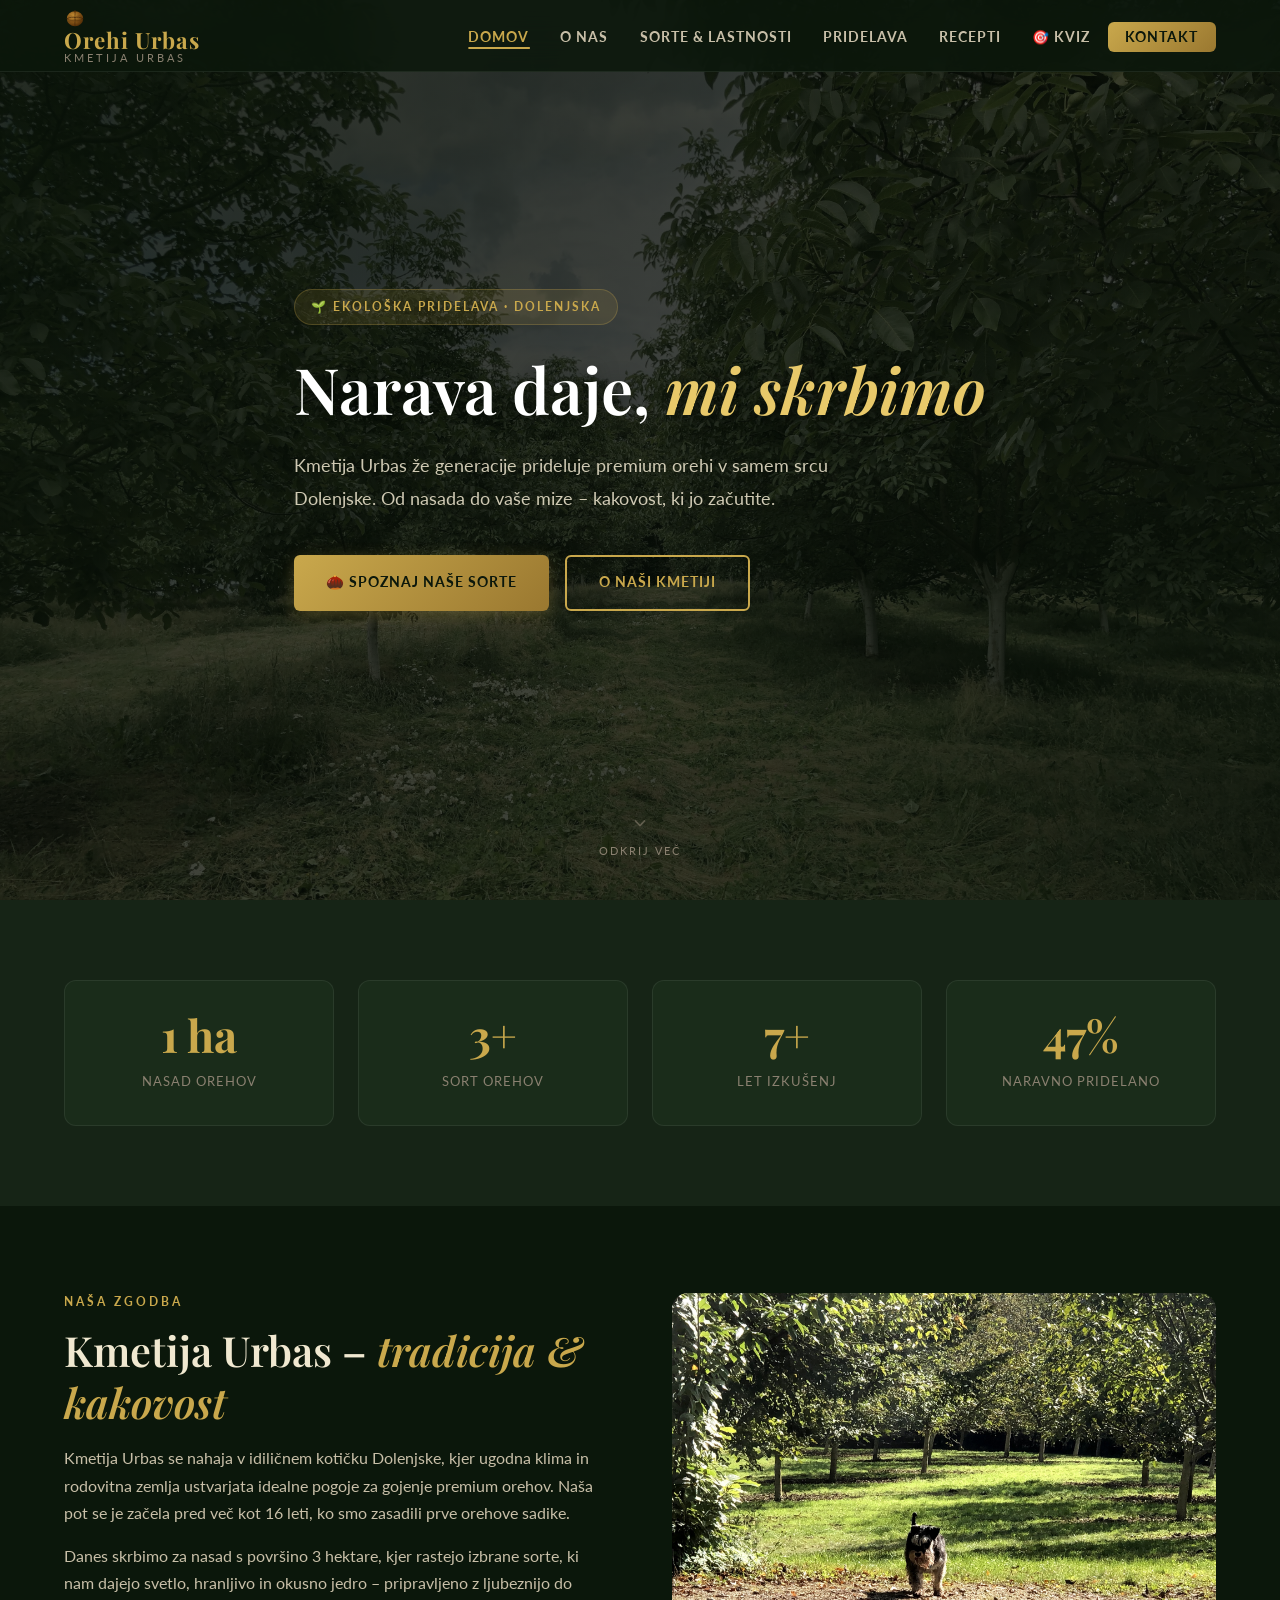
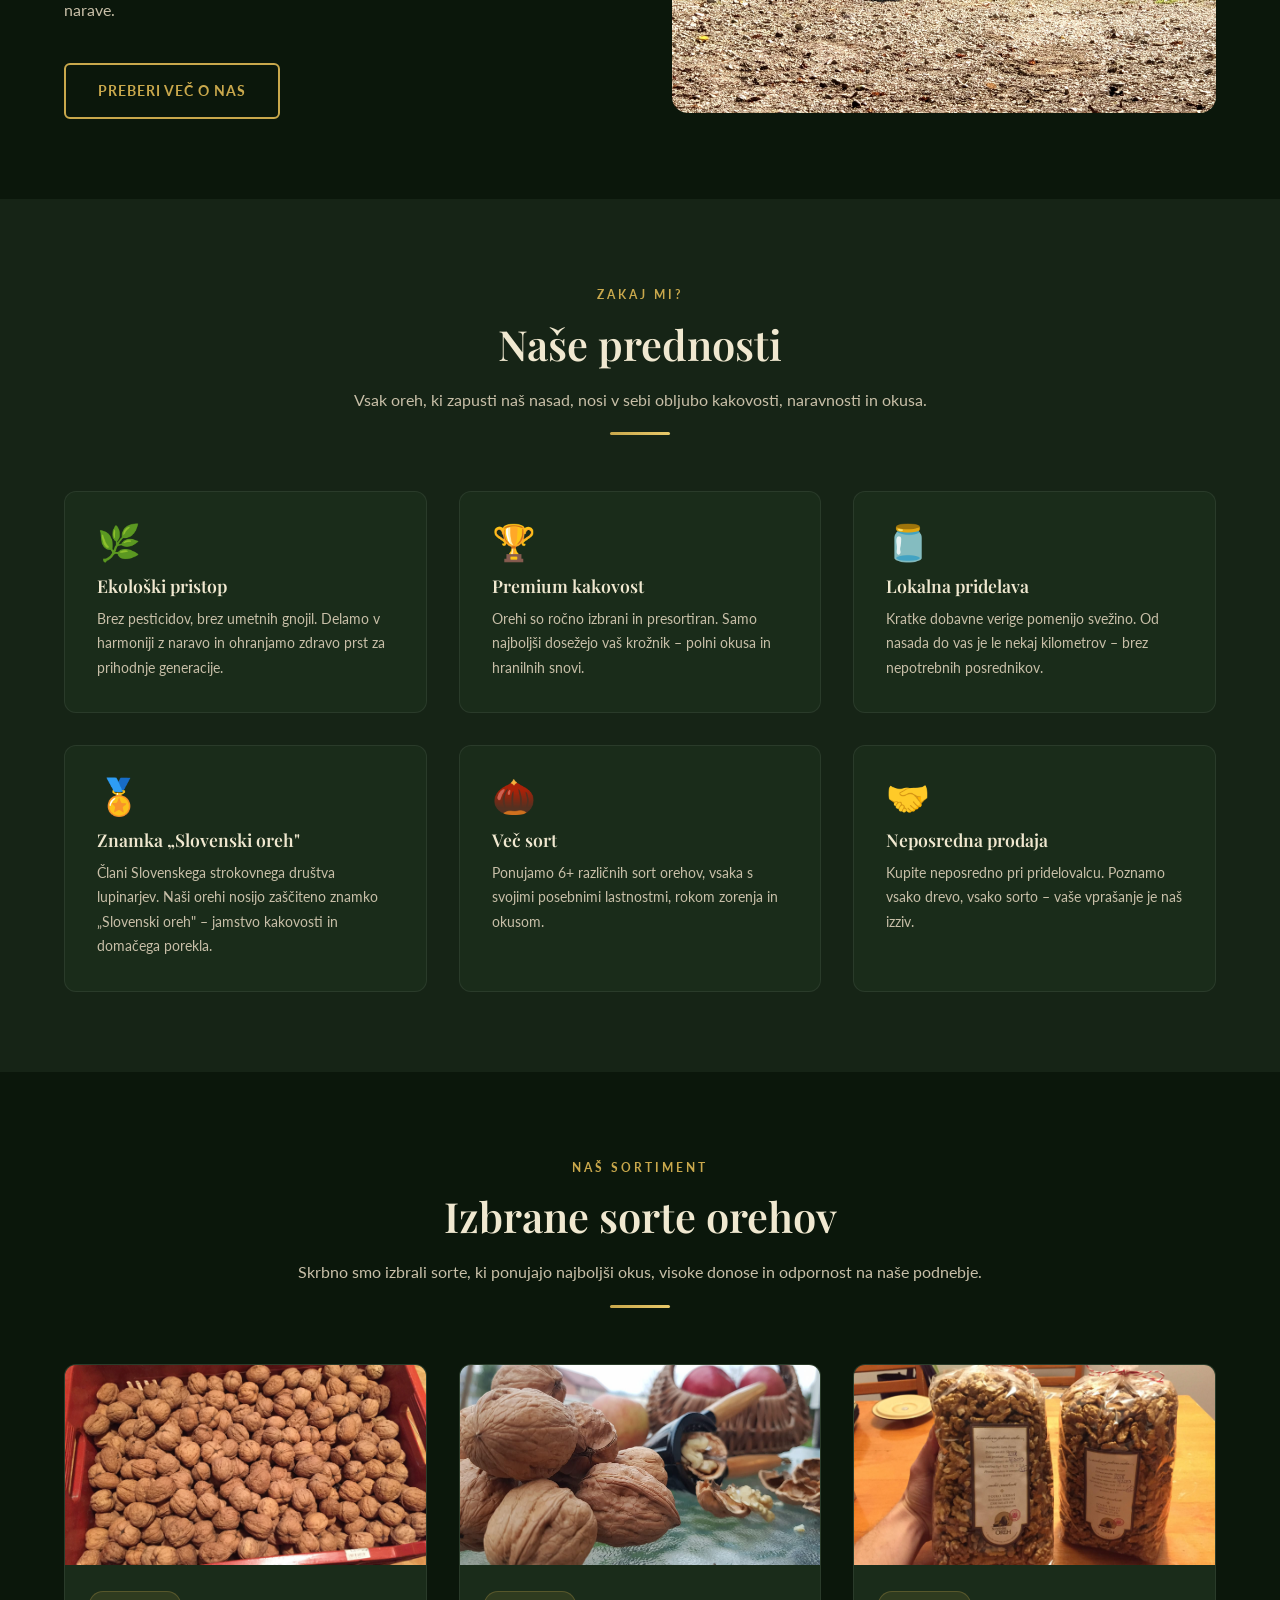
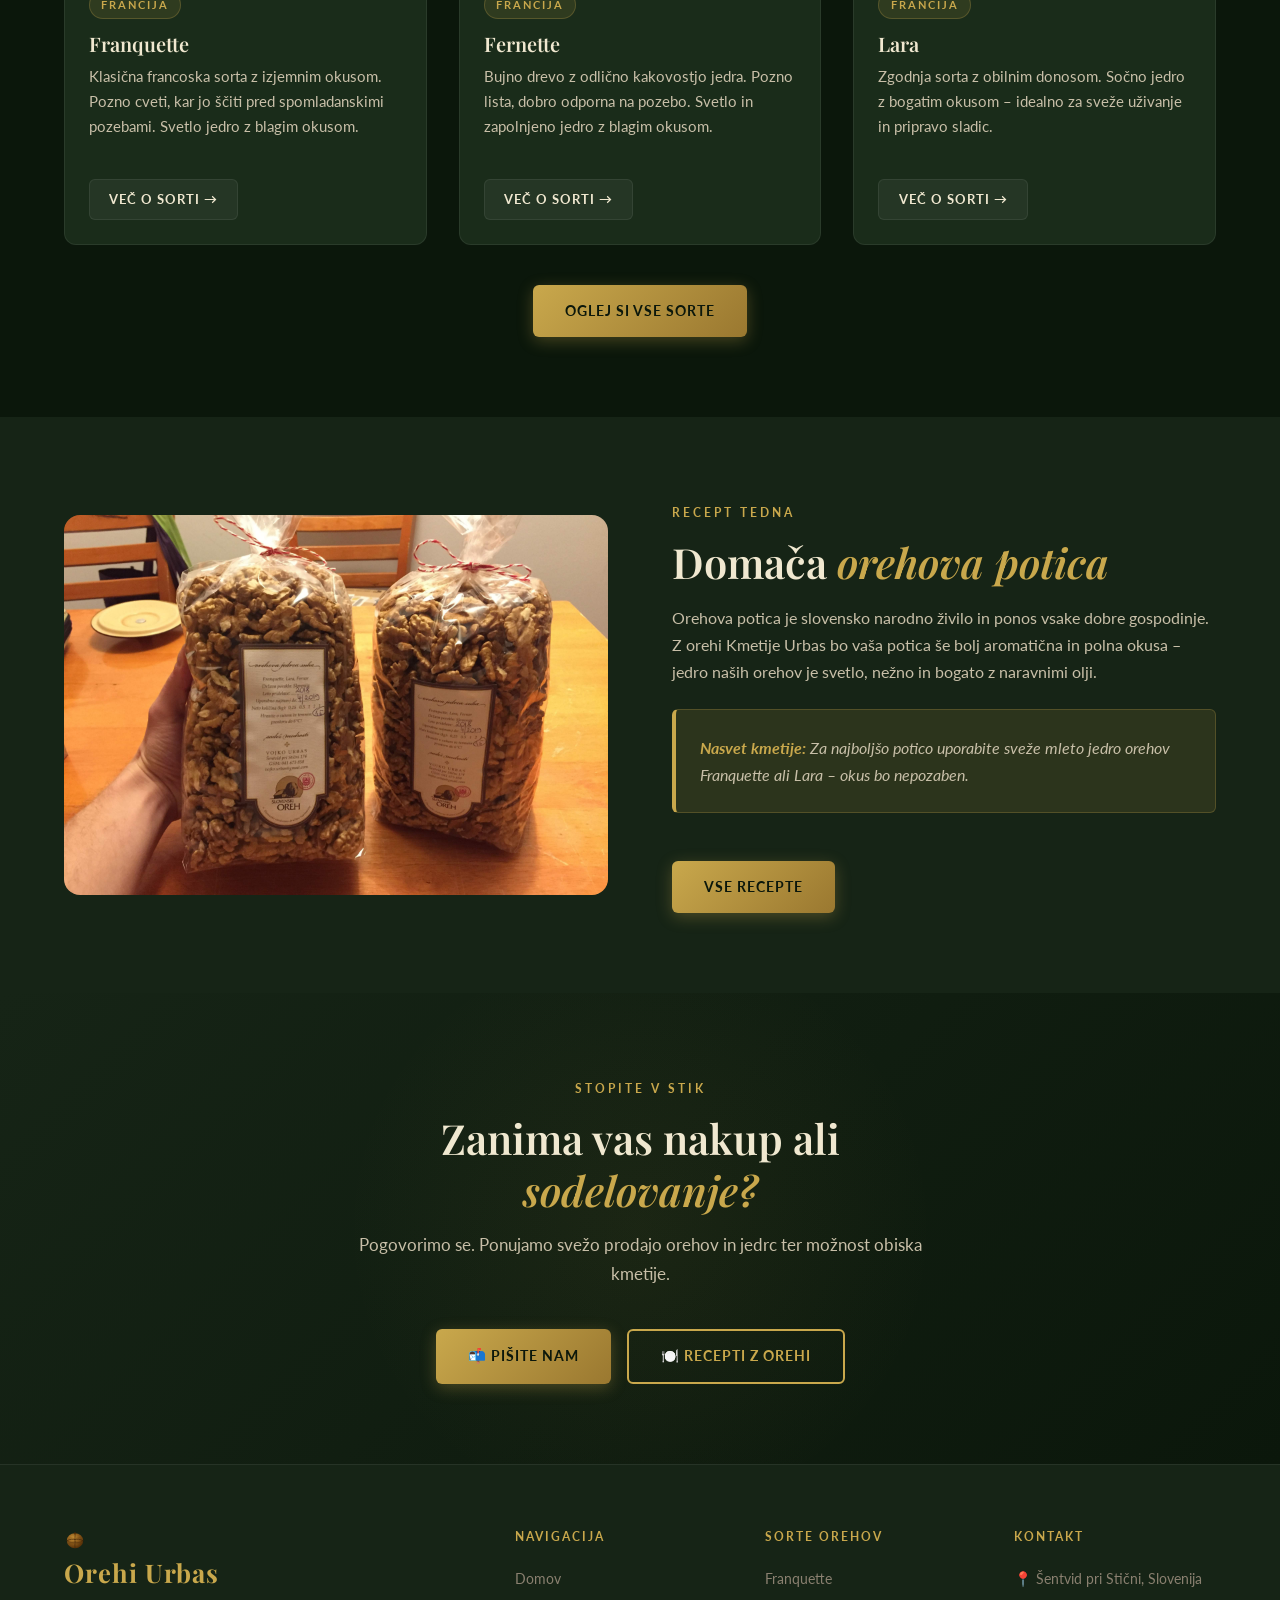
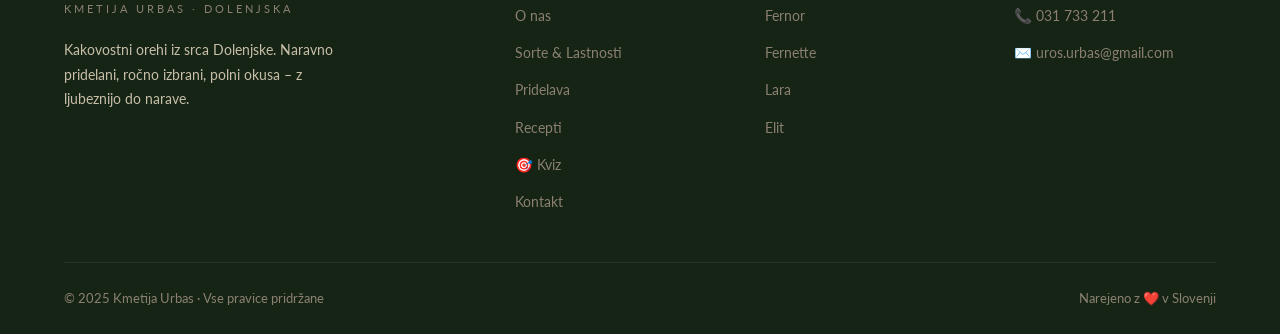
<file: index.html>
<!DOCTYPE html>
<html lang="sl">
<head>
    <meta charset="UTF-8">
    <meta name="viewport" content="width=device-width, initial-scale=1.0">
    <meta name="description" content="Orehi Urbas – Kakovostni orehi iz srca Dolenjske. Naravno pridelani, ročno izbrani, polni okusa.">
    <title>Orehi Urbas – Domov</title>
    <link rel="stylesheet" href="css/style.css">
    <link rel="icon" type="image/svg+xml" href="images/walnut-icon.svg">
</head>
<body>

<!-- NAVIGACIJA -->
<nav class="navbar" role="navigation" aria-label="Glavna navigacija">
    <div class="container">
        <a href="index.html" class="nav-logo" aria-label="Orehi Urbas – domov">
            <span class="nav-logo-main"><img src="images/walnut-icon.svg" alt="oreh" height="22" style="vertical-align:middle;margin-right:3px;"> Orehi Urbas</span>
            <span class="nav-logo-sub">Kmetija Urbas</span>
        </a>
        <button class="hamburger" aria-label="Odpri meni" aria-expanded="false">
            <span></span><span></span><span></span>
        </button>
        <ul class="nav-links" role="list">
            <li><a href="index.html">Domov</a></li>
            <li><a href="o-nas.html">O nas</a></li>
            <li><a href="orehi.html">Sorte & Lastnosti</a></li>
            <li><a href="pridelava.html">Pridelava</a></li>
            <li><a href="recepti.html">Recepti</a></li>
            <li><a href="kviz.html">🎯 Kviz</a></li>
            <li><a href="kontakt.html" class="nav-cta">Kontakt</a></li>
        </ul>
    </div>
</nav>

<!-- HERO -->
<header class="hero">
    <div class="hero-bg"></div>
    <div class="hero-overlay"></div>
    <div class="container">
        <div class="hero-content">
            <div class="hero-badge">🌱 Ekološka pridelava · Dolenjska</div>
            <h1 class="hero-title">Narava daje, <em>mi skrbimo</em></h1>
            <p class="hero-subtitle">
                Kmetija Urbas že generacije prideluje premium orehi v samem srcu Dolenjske.
                Od nasada do vaše mize – kakovost, ki jo začutite.
            </p>
            <div class="hero-actions">
                <a href="orehi.html" class="btn btn-primary">🌰 Spoznaj naše sorte</a>
                <a href="o-nas.html" class="btn btn-outline">O naši kmetiji</a>
            </div>
        </div>
    </div>
    <div class="hero-scroll" role="button" tabindex="0" aria-label="Pomakni se navzdol">
        <svg width="20" height="20" viewBox="0 0 24 24" fill="none" stroke="currentColor" stroke-width="2"><polyline points="6 9 12 15 18 9"/></svg>
        <span>Odkrij več</span>
    </div>
</header>

<!-- STATISTIKE -->
<section class="section section-alt">
    <div class="container">
        <div class="stat-grid">
            <div class="stat-item fade-in">
                <span class="stat-number" data-count="3" data-suffix=" ha">3 ha</span>
                <span class="stat-label">Nasad orehov</span>
            </div>
            <div class="stat-item fade-in fade-in-delay-1">
                <span class="stat-number" data-count="6" data-suffix="+">6+</span>
                <span class="stat-label">Sort orehov</span>
            </div>
            <div class="stat-item fade-in fade-in-delay-2">
                <span class="stat-number" data-count="16" data-suffix="+">16+</span>
                <span class="stat-label">Let izkušenj</span>
            </div>
            <div class="stat-item fade-in fade-in-delay-3">
                <span class="stat-number" data-count="100" data-suffix="%">100%</span>
                <span class="stat-label">Naravno pridelano</span>
            </div>
        </div>
    </div>
</section>

<!-- O KMETIJI -->
<section class="section">
    <div class="container">
        <div class="grid-2" style="align-items:center; gap:4rem;">
            <div class="fade-in">
                <span class="section-label">Naša zgodba</span>
                <h2>Kmetija Urbas – <em style="font-style:italic; color:var(--accent)">tradicija & kakovost</em></h2>
                <p style="margin-top:1rem;">
                    Kmetija Urbas se nahaja v idiličnem kotičku Dolenjske, kjer ugodna klima in rodovitna zemlja ustvarjata idealne pogoje za gojenje premium orehov. Naša pot se je začela pred več kot 16 leti, ko smo zasadili prve orehove sadike.
                </p>
                <p>
                    Danes skrbimo za nasad s površino 3 hektare, kjer rastejo izbrane sorte, ki nam dajejo svetlo, hranljivo in okusno jedro – pripravljeno z ljubeznijo do narave.
                </p>
                <a href="o-nas.html" class="btn btn-outline mt-3">Preberi več o nas</a>
            </div>
            <div class="fade-in fade-in-delay-1">
                <img
                    src="images/new_images/IMG_0750.jpg"
                    alt="Nasad orehov Kmetije Urbas"
                    style="width:100%; border-radius:16px; object-fit:cover; height:420px;"
                    loading="lazy"
                >
            </div>
        </div>
    </div>
</section>

<!-- PREDNOSTI -->
<section class="section section-alt">
    <div class="container">
        <div class="section-header fade-in">
            <span class="section-label">Zakaj mi?</span>
            <h2>Naše prednosti</h2>
            <p>Vsak oreh, ki zapusti naš nasad, nosi v sebi obljubo kakovosti, naravnosti in okusa.</p>
            <div class="section-divider"></div>
        </div>
        <div class="grid-3">
            <div class="feature-box fade-in">
                <div class="feature-icon">🌿</div>
                <h3>Ekološki pristop</h3>
                <p>Brez pesticidov, brez umetnih gnojil. Delamo v harmoniji z naravo in ohranjamo zdravo prst za prihodnje generacije.</p>
            </div>
            <div class="feature-box fade-in fade-in-delay-1">
                <div class="feature-icon">🏆</div>
                <h3>Premium kakovost</h3>
                <p>Orehi so ročno izbrani in presortiran. Samo najboljši dosežejo vaš krožnik – polni okusa in hranilnih snovi.</p>
            </div>
            <div class="feature-box fade-in fade-in-delay-2">
                <div class="feature-icon">🫙</div>
                <h3>Lokalna pridelava</h3>
                <p>Kratke dobavne verige pomenijo svežino. Od nasada do vas je le nekaj kilometrov – brez nepotrebnih posrednikov.</p>
            </div>
            <div class="feature-box fade-in">
                <div class="feature-icon">🏅</div>
                <h3>Znamka „Slovenski oreh"</h3>
                <p>Člani Slovenskega strokovnega društva lupinarjev. Naši orehi nosijo zaščiteno znamko „Slovenski oreh" – jamstvo kakovosti in domačega porekla.</p>
            </div>
            <div class="feature-box fade-in fade-in-delay-1">
                <div class="feature-icon">🌰</div>
                <h3>Več sort</h3>
                <p>Ponujamo 6+ različnih sort orehov, vsaka s svojimi posebnimi lastnostmi, rokom zorenja in okusom.</p>
            </div>
            <div class="feature-box fade-in fade-in-delay-2">
                <div class="feature-icon">🤝</div>
                <h3>Neposredna prodaja</h3>
                <p>Kupite neposredno pri pridelovalcu. Poznamo vsako drevo, vsako sorto – vaše vprašanje je naš izziv.</p>
            </div>
        </div>
    </div>
</section>

<!-- NAŠE SORTE (kratko) -->
<section class="section">
    <div class="container">
        <div class="section-header fade-in">
            <span class="section-label">Naš sortiment</span>
            <h2>Izbrane sorte orehov</h2>
            <p>Skrbno smo izbrali sorte, ki ponujajo najboljši okus, visoke donose in odpornost na naše podnebje.</p>
            <div class="section-divider"></div>
        </div>
        <div class="grid-3">
            <div class="variety-card fade-in">
                <img src="images/orehi_v_lupini.jpg" alt="Franquette orehi" class="variety-img" loading="lazy">
                <div class="variety-body">
                    <span class="variety-badge">Francija</span>
                    <h3>Franquette</h3>
                    <p class="card-text">Klasična francoska sorta z izjemnim okusom. Pozno cveti, kar jo ščiti pred spomladanskimi pozebami. Svetlo jedro z blagim okusom.</p>
                    <a href="orehi.html" class="btn btn-ghost mt-3" style="padding:0.55rem 1.2rem; font-size:0.8rem;">Več o sorti →</a>
                </div>
            </div>
            <div class="variety-card fade-in fade-in-delay-1">
                <img src="images/orehi_v_lupini%202.jpg" alt="Fernette orehi" class="variety-img" loading="lazy">
                <div class="variety-body">
                    <span class="variety-badge">Francija</span>
                    <h3>Fernette</h3>
                    <p class="card-text">Bujno drevo z odlično kakovostjo jedra. Pozno lista, dobro odporna na pozebo. Svetlo in zapolnjeno jedro z blagim okusom.</p>
                    <a href="orehi.html" class="btn btn-ghost mt-3" style="padding:0.55rem 1.2rem; font-size:0.8rem;">Več o sorti →</a>
                </div>
            </div>
            <div class="variety-card fade-in fade-in-delay-2">
                <img src="images/orehova_jedrca.jpg" alt="Lara orehi" class="variety-img" loading="lazy">
                <div class="variety-body">
                    <span class="variety-badge">Francija</span>
                    <h3>Lara</h3>
                    <p class="card-text">Zgodnja sorta z obilnim donosom. Sočno jedro z bogatim okusom – idealno za sveže uživanje in pripravo sladic.</p>
                    <a href="orehi.html" class="btn btn-ghost mt-3" style="padding:0.55rem 1.2rem; font-size:0.8rem;">Več o sorti →</a>
                </div>
            </div>
        </div>
        <div style="text-align:center; margin-top:2.5rem;">
            <a href="orehi.html" class="btn btn-primary">Oglej si vse sorte</a>
        </div>
    </div>
</section>

<!-- RECEPT TEDNA -->
<section class="section section-alt">
    <div class="container">
        <div class="grid-2" style="align-items:center; gap:4rem;">
            <div class="fade-in">
                <img
                    src="images/orehova_jedrca.jpg"
                    alt="Orehova potica"
                    style="width:100%; border-radius:16px; object-fit:cover; height:380px;"
                    loading="lazy"
                >
            </div>
            <div class="fade-in fade-in-delay-1">
                <span class="section-label">Recept tedna</span>
                <h2>Domača <em style="font-style:italic; color:var(--accent)">orehova potica</em></h2>
                <p style="margin-top:1rem;">
                    Orehova potica je slovensko narodno živilo in ponos vsake dobre gospodinje. Z orehi Kmetije Urbas bo vaša potica še bolj aromatična in polna okusa – jedro naših orehov je svetlo, nežno in bogato z naravnimi olji.
                </p>
                <div class="highlight-box">
                    <p><strong style="color:var(--accent)">Nasvet kmetije:</strong> Za najboljšo potico uporabite sveže mleto jedro orehov Franquette ali Lara – okus bo nepozaben.</p>
                </div>
                <a href="recepti.html" class="btn btn-primary mt-3">Vse recepte</a>
            </div>
        </div>
    </div>
</section>

<!-- CTA -->
<section class="cta-section">
    <div class="container">
        <div class="cta-content fade-in">
            <span class="section-label">Stopite v stik</span>
            <h2>Zanima vas nakup ali <em style="font-style:italic; color:var(--accent)">sodelovanje?</em></h2>
            <p>Pogovorimo se. Ponujamo svežo prodajo orehov in jedrc ter možnost obiska kmetije.</p>
            <div class="cta-buttons">
                <a href="kontakt.html" class="btn btn-primary">📬 Pišite nam</a>
                <a href="recepti.html" class="btn btn-outline">🍽️ Recepti z orehi</a>
            </div>
        </div>
    </div>
</section>

<!-- FOOTER -->
<footer class="footer">
    <div class="container">
        <div class="footer-grid">
            <div class="footer-brand">
                <span class="nav-logo-main"><img src="images/walnut-icon.svg" alt="oreh" height="22" style="vertical-align:middle;margin-right:3px;"> Orehi Urbas</span>
                <span class="nav-logo-sub">Kmetija Urbas · Dolenjska</span>
                <p>Kakovostni orehi iz srca Dolenjske. Naravno pridelani, ročno izbrani, polni okusa – z ljubeznijo do narave.</p>
            </div>
            <div class="footer-col">
                <h4>Navigacija</h4>
                <ul>
                    <li><a href="index.html">Domov</a></li>
                    <li><a href="o-nas.html">O nas</a></li>
                    <li><a href="orehi.html">Sorte & Lastnosti</a></li>
                    <li><a href="pridelava.html">Pridelava</a></li>
                    <li><a href="recepti.html">Recepti</a></li>
                    <li><a href="kviz.html">🎯 Kviz</a></li>
                    <li><a href="kontakt.html">Kontakt</a></li>
                </ul>
            </div>
            <div class="footer-col">
                <h4>Sorte orehov</h4>
                <ul>
                    <li><a href="orehi.html">Franquette</a></li>
                    <li><a href="orehi.html">Fernor</a></li>
                    <li><a href="orehi.html">Fernette</a></li>
                    <li><a href="orehi.html">Lara</a></li>
                    <li><a href="orehi.html">Elit</a></li>
                </ul>
            </div>
            <div class="footer-col">
                <h4>Kontakt</h4>
                <ul>
                    <li><a href="kontakt.html">📍 Šentvid pri Stični, Slovenija</a></li>
                    <li><a href="tel:031733211">📞 031 733 211</a></li>
                    <li><a href="mailto:uros.urbas@gmail.com">✉️ uros.urbas@gmail.com</a></li>
                </ul>
            </div>
        </div>
        <div class="footer-bottom">
            <span>© 2025 Kmetija Urbas · Vse pravice pridržane</span>
            <span>Narejeno z ❤️ v Slovenji</span>
        </div>
    </div>
</footer>

<script src="js/main.js"></script>
</body>
</html>
</file>
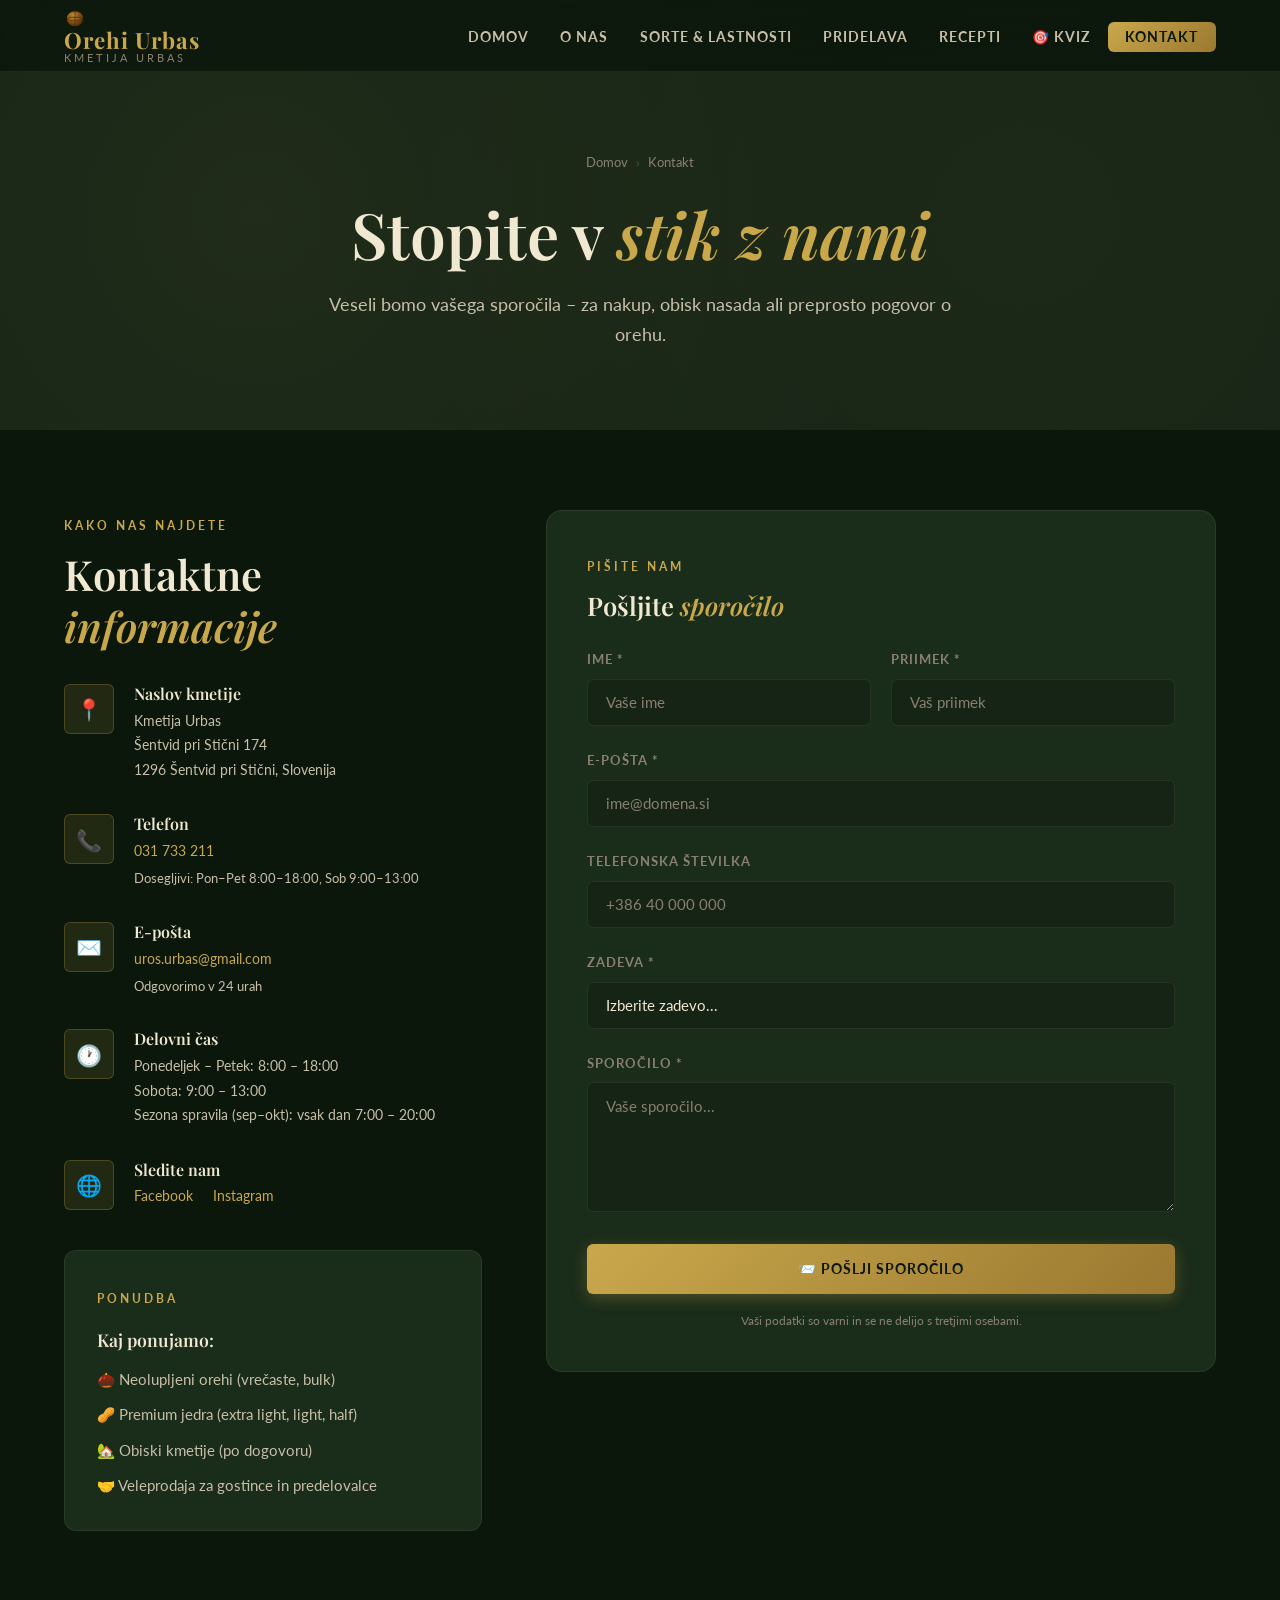
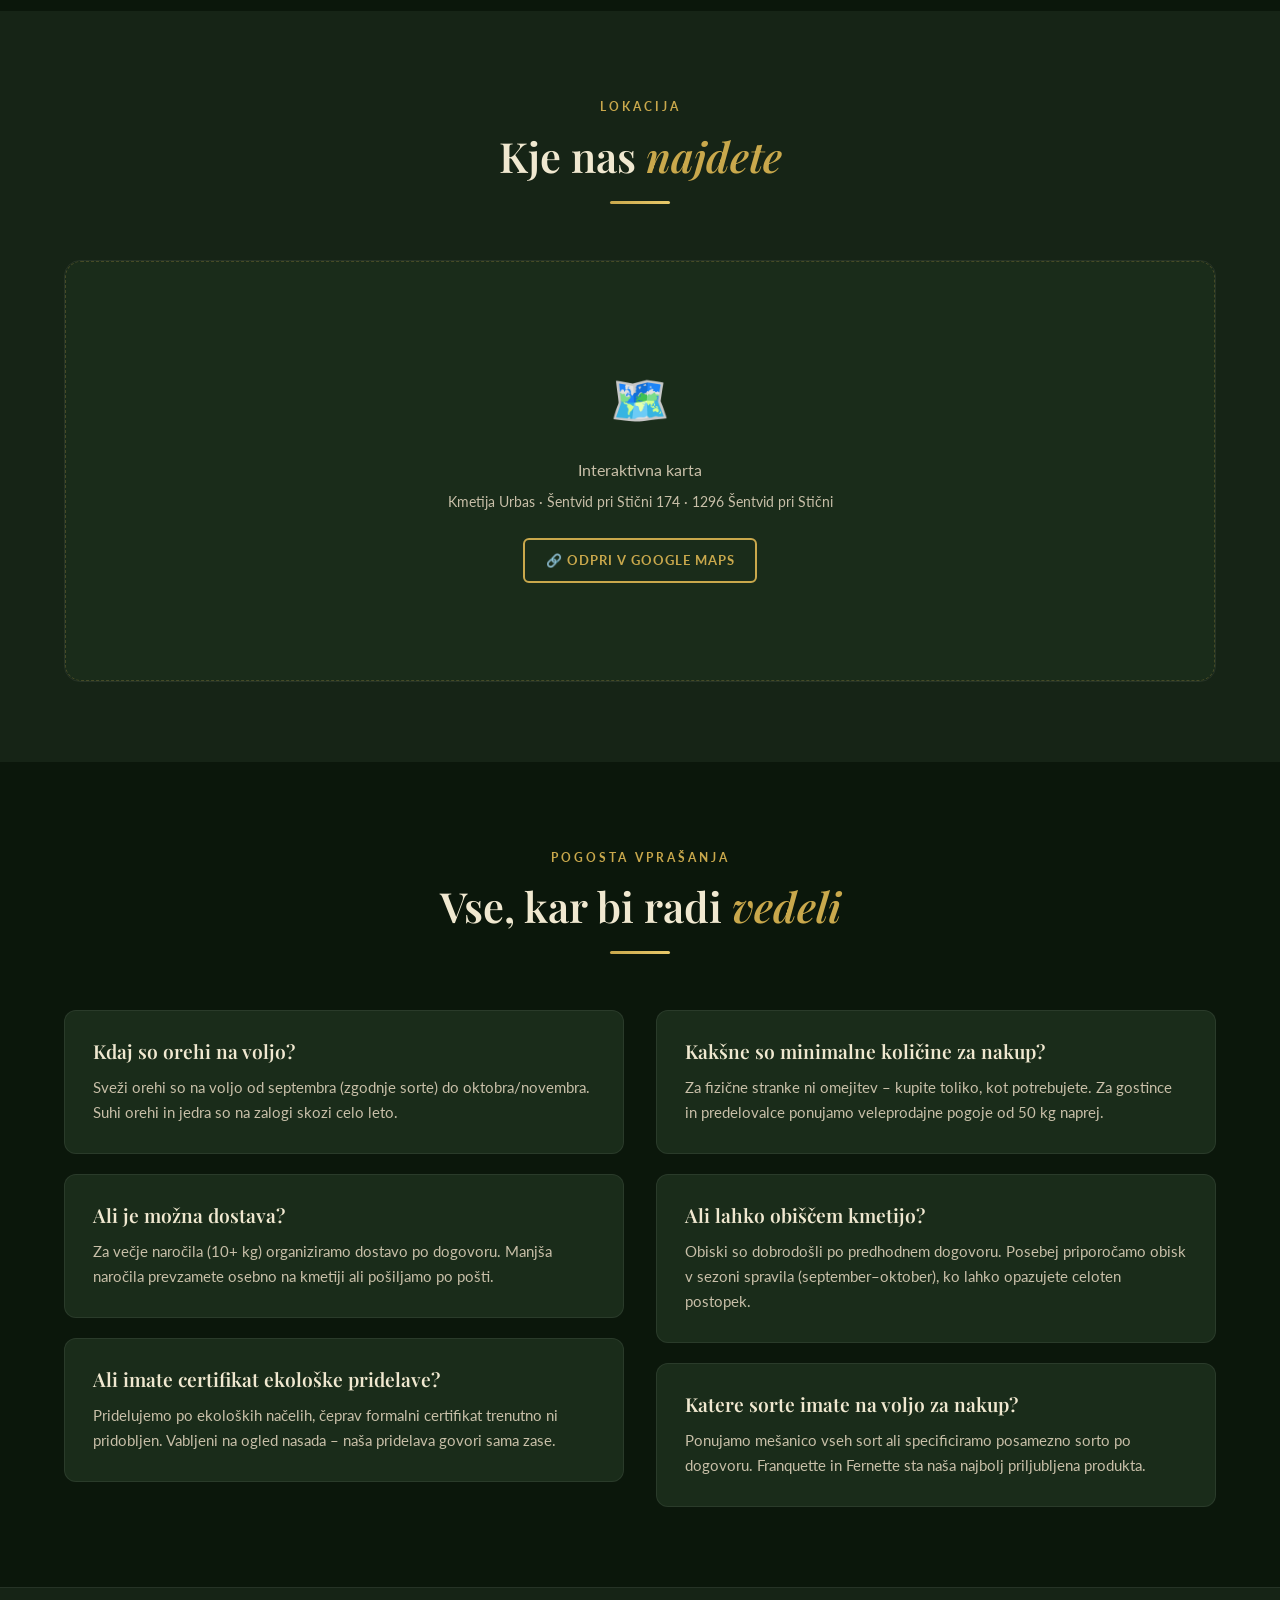
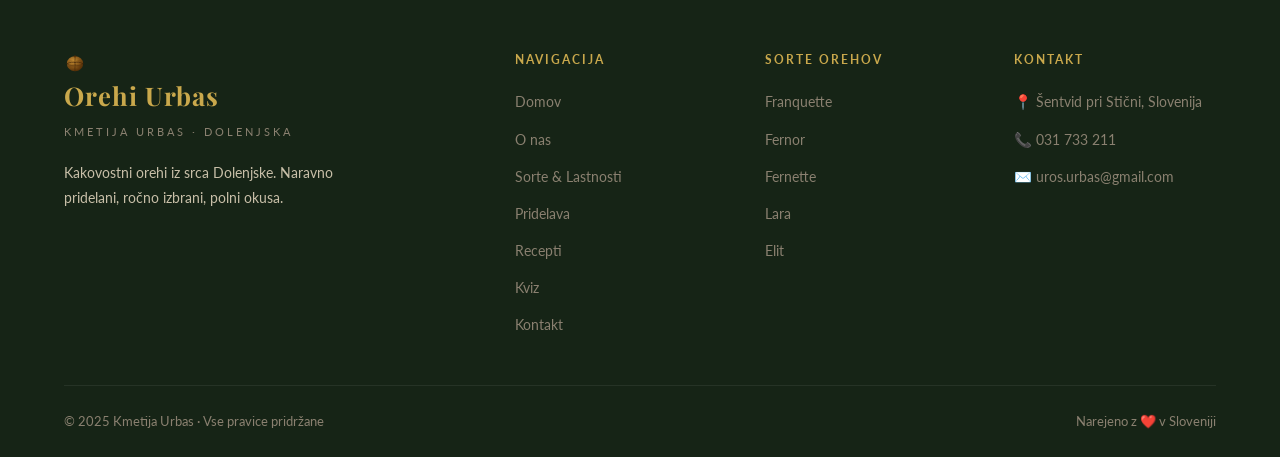
<file: kontakt.html>
<!DOCTYPE html>
<html lang="sl">
<head>
    <meta charset="UTF-8">
    <meta name="viewport" content="width=device-width, initial-scale=1.0">
    <meta name="description" content="Kontaktirajte Kmetijo Urbas – nakup orehov, obisk nasada. Pišite ali pokličite.">
    <title>Kontakt – Orehi Urbas</title>
    <link rel="stylesheet" href="css/style.css">
    <link rel="icon" type="image/svg+xml" href="images/walnut-icon.svg">
</head>
<body>

<!-- NAVIGACIJA -->
<nav class="navbar" role="navigation" aria-label="Glavna navigacija">
    <div class="container">
        <a href="index.html" class="nav-logo">
            <span class="nav-logo-main"><img src="images/walnut-icon.svg" alt="oreh" height="22" style="vertical-align:middle;margin-right:3px;"> Orehi Urbas</span>
            <span class="nav-logo-sub">Kmetija Urbas</span>
        </a>
        <button class="hamburger" aria-label="Odpri meni" aria-expanded="false">
            <span></span><span></span><span></span>
        </button>
        <ul class="nav-links" role="list">
            <li><a href="index.html">Domov</a></li>
            <li><a href="o-nas.html">O nas</a></li>
            <li><a href="orehi.html">Sorte & Lastnosti</a></li>
            <li><a href="pridelava.html">Pridelava</a></li>
            <li><a href="recepti.html">Recepti</a></li>
            <li><a href="kviz.html">🎯 Kviz</a></li>
            <li><a href="kontakt.html" class="nav-cta">Kontakt</a></li>
        </ul>
    </div>
</nav>

<!-- PAGE HERO -->
<div class="page-hero">
    <div class="container">
        <div class="page-hero-content">
            <nav class="breadcrumb" aria-label="Breadcrumb">
                <a href="index.html">Domov</a>
                <span class="breadcrumb-sep">›</span>
                <span>Kontakt</span>
            </nav>
            <h1>Stopite v <em style="font-style:italic; color:var(--accent)">stik z nami</em></h1>
            <p>Veseli bomo vašega sporočila – za nakup, obisk nasada ali preprosto pogovor o orehu.</p>
        </div>
    </div>
</div>

<!-- KONTAKT -->
<section class="section">
    <div class="container">
        <div class="contact-grid">
            <!-- Kontaktni podatki -->
            <div class="fade-in">
                <span class="section-label">Kako nas najdete</span>
                <h2 style="margin-bottom:2rem;">Kontaktne <em style="font-style:italic; color:var(--accent)">informacije</em></h2>

                <div class="contact-info-item">
                    <div class="contact-info-icon">📍</div>
                    <div class="contact-info-text">
                        <h4>Naslov kmetije</h4>
                        <p>Kmetija Urbas<br>Šentvid pri Stični 174<br>1296 Šentvid pri Stični, Slovenija</p>
                    </div>
                </div>

                <div class="contact-info-item">
                    <div class="contact-info-icon">📞</div>
                    <div class="contact-info-text">
                        <h4>Telefon</h4>
                        <p><a href="tel:031733211">031 733 211</a></p>
                        <p style="font-size:0.82rem; margin-top:0.25rem;">Dosegljivi: Pon–Pet 8:00–18:00, Sob 9:00–13:00</p>
                    </div>
                </div>

                <div class="contact-info-item">
                    <div class="contact-info-icon">✉️</div>
                    <div class="contact-info-text">
                        <h4>E-pošta</h4>
                        <p><a href="mailto:uros.urbas@gmail.com">uros.urbas@gmail.com</a></p>
                        <p style="font-size:0.82rem; margin-top:0.25rem;">Odgovorimo v 24 urah</p>
                    </div>
                </div>

                <div class="contact-info-item">
                    <div class="contact-info-icon">🕐</div>
                    <div class="contact-info-text">
                        <h4>Delovni čas</h4>
                        <p>Ponedeljek – Petek: 8:00 – 18:00</p>
                        <p>Sobota: 9:00 – 13:00</p>
                        <p>Sezona spravila (sep–okt): vsak dan 7:00 – 20:00</p>
                    </div>
                </div>

                <div class="contact-info-item">
                    <div class="contact-info-icon">🌐</div>
                    <div class="contact-info-text">
                        <h4>Sledite nam</h4>
                        <p>
                            <a href="#" style="margin-right:1rem;">Facebook</a>
                            <a href="#">Instagram</a>
                        </p>
                    </div>
                </div>

                <!-- Ponudba -->
                <div style="margin-top:2.5rem; padding:2rem; background:var(--bg-card); border:1px solid var(--border-subtle); border-radius:12px;">
                    <span class="section-label">Ponudba</span>
                    <h3 style="margin: 0.5rem 0 1rem; font-size:1.1rem;">Kaj ponujamo:</h3>
                    <ul style="list-style:none; display:flex; flex-direction:column; gap:0.65rem;">
                        <li style="color:var(--text-secondary); font-size:0.92rem;">🌰 Neolupljeni orehi (vrečaste, bulk)</li>
                        <li style="color:var(--text-secondary); font-size:0.92rem;">🥜 Premium jedra (extra light, light, half)</li>
                        <li style="color:var(--text-secondary); font-size:0.92rem;">🏡 Obiski kmetije (po dogovoru)</li>
                        <li style="color:var(--text-secondary); font-size:0.92rem;">🤝 Veleprodaja za gostince in predelovalce</li>
                    </ul>
                </div>
            </div>

            <!-- Kontaktni obrazec -->
            <div class="fade-in fade-in-delay-1">
                <div style="background:var(--bg-card); border:1px solid var(--border-subtle); border-radius:16px; padding:2.5rem;">
                    <span class="section-label">Pišite nam</span>
                    <h2 style="margin-bottom:1.75rem; font-size:1.6rem;">Pošljite <em style="font-style:italic; color:var(--accent)">sporočilo</em></h2>
                    <form id="contact-form" novalidate>
                        <div class="form-row">
                            <div class="form-group">
                                <label for="ime">Ime *</label>
                                <input type="text" id="ime" name="ime" placeholder="Vaše ime" required autocomplete="given-name">
                            </div>
                            <div class="form-group">
                                <label for="priimek">Priimek *</label>
                                <input type="text" id="priimek" name="priimek" placeholder="Vaš priimek" required autocomplete="family-name">
                            </div>
                        </div>
                        <div class="form-group">
                            <label for="email">E-pošta *</label>
                            <input type="email" id="email" name="email" placeholder="ime@domena.si" required autocomplete="email">
                        </div>
                        <div class="form-group">
                            <label for="telefon">Telefonska številka</label>
                            <input type="tel" id="telefon" name="telefon" placeholder="+386 40 000 000" autocomplete="tel">
                        </div>
                        <div class="form-group">
                            <label for="zadeva">Zadeva *</label>
                            <select id="zadeva" name="zadeva" required>
                                <option value="" disabled selected>Izberite zadevo...</option>
                                <option value="nakup-orehov">Nakup orehov</option>
                                <option value="nakup-jedrc">Nakup jedrc</option>
                                <option value="veleprodaja">Veleprodaja</option>
                                <option value="obisk-kmetije">Obisk kmetije</option>
                                <option value="drugo">Splošno vprašanje</option>
                            </select>
                        </div>
                        <div class="form-group">
                            <label for="sporocilo">Sporočilo *</label>
                            <textarea id="sporocilo" name="sporocilo" placeholder="Vaše sporočilo..." required rows="5"></textarea>
                        </div>
                        <div class="form-group" style="margin-bottom:0;">
                            <button type="submit" class="btn btn-primary" style="width:100%; justify-content:center; padding:1rem;">
                                📨 Pošlji sporočilo
                            </button>
                        </div>
                        <p style="font-size:0.78rem; color:var(--text-muted); text-align:center; margin-top:1rem;">
                            Vaši podatki so varni in se ne delijo s tretjimi osebami.
                        </p>
                    </form>
                </div>
            </div>
        </div>
    </div>
</section>

<!-- KARTA -->
<section class="section section-alt">
    <div class="container">
        <div class="section-header fade-in">
            <span class="section-label">Lokacija</span>
            <h2>Kje nas <em style="font-style:italic; color:var(--accent)">najdete</em></h2>
            <div class="section-divider"></div>
        </div>
        <div class="fade-in" style="border-radius:16px; overflow:hidden; border:1px solid var(--border-subtle);">
            <!-- Google Maps placeholder -->
            <div style="
                width: 100%;
                height: 420px;
                background: var(--bg-card);
                display: flex;
                flex-direction: column;
                align-items: center;
                justify-content: center;
                gap: 1rem;
                color: var(--text-muted);
                border: 1px dashed var(--border);
                border-radius: 16px;
            ">
                <div style="font-size:3rem;">🗺️</div>
                <div style="text-align:center;">
                    <p style="font-size:1rem; color:var(--text-secondary); margin-bottom:0.5rem;">Interaktivna karta</p>
                    <p style="font-size:0.85rem; margin:0;">Kmetija Urbas · Šentvid pri Stični 174 · 1296 Šentvid pri Stični</p>
                    <a href="https://maps.google.com/?q=Sentvid+pri+Sticni,+Slovenia" target="_blank" rel="noopener noreferrer"
                       class="btn btn-outline" style="margin-top:1.5rem; font-size:0.8rem; padding:0.6rem 1.3rem;">
                        🔗 Odpri v Google Maps
                    </a>
                </div>
            </div>
        </div>
    </div>
</section>

<!-- FAQ -->
<section class="section">
    <div class="container">
        <div class="section-header fade-in">
            <span class="section-label">Pogosta vprašanja</span>
            <h2>Vse, kar bi radi <em style="font-style:italic; color:var(--accent)">vedeli</em></h2>
            <div class="section-divider"></div>
        </div>
        <div class="grid-2" style="align-items:start;">
            <div class="fade-in">
                <div class="card" style="margin-bottom:1.25rem;">
                    <div class="card-body">
                        <h4 class="card-title">Kdaj so orehi na voljo?</h4>
                        <p class="card-text">Sveži orehi so na voljo od septembra (zgodnje sorte) do oktobra/novembra. Suhi orehi in jedra so na zalogi skozi celo leto.</p>
                    </div>
                </div>
                <div class="card" style="margin-bottom:1.25rem;">
                    <div class="card-body">
                        <h4 class="card-title">Ali je možna dostava?</h4>
                        <p class="card-text">Za večje naročila (10+ kg) organiziramo dostavo po dogovoru. Manjša naročila prevzamete osebno na kmetiji ali pošiljamo po pošti.</p>
                    </div>
                </div>
                <div class="card">
                    <div class="card-body">
                        <h4 class="card-title">Ali imate certifikat ekološke pridelave?</h4>
                        <p class="card-text">Pridelujemo po ekoloških načelih, čeprav formalni certifikat trenutno ni pridobljen. Vabljeni na ogled nasada – naša pridelava govori sama zase.</p>
                    </div>
                </div>
            </div>
            <div class="fade-in fade-in-delay-1">
                <div class="card" style="margin-bottom:1.25rem;">
                    <div class="card-body">
                        <h4 class="card-title">Kakšne so minimalne količine za nakup?</h4>
                        <p class="card-text">Za fizične stranke ni omejitev – kupite toliko, kot potrebujete. Za gostince in predelovalce ponujamo veleprodajne pogoje od 50 kg naprej.</p>
                    </div>
                </div>
                <div class="card" style="margin-bottom:1.25rem;">
                    <div class="card-body">
                        <h4 class="card-title">Ali lahko obiščem kmetijo?</h4>
                        <p class="card-text">Obiski so dobrodošli po predhodnem dogovoru. Posebej priporočamo obisk v sezoni spravila (september–oktober), ko lahko opazujete celoten postopek.</p>
                    </div>
                </div>
                <div class="card">
                    <div class="card-body">
                        <h4 class="card-title">Katere sorte imate na voljo za nakup?</h4>
                        <p class="card-text">Ponujamo mešanico vseh sort ali specificiramo posamezno sorto po dogovoru. Franquette in Fernette sta naša najbolj priljubljena produkta.</p>
                    </div>
                </div>
            </div>
        </div>
    </div>
</section>

<!-- FOOTER -->
<footer class="footer">
    <div class="container">
        <div class="footer-grid">
            <div class="footer-brand">
                <span class="nav-logo-main"><img src="images/walnut-icon.svg" alt="oreh" height="22" style="vertical-align:middle;margin-right:3px;"> Orehi Urbas</span>
                <span class="nav-logo-sub">Kmetija Urbas · Dolenjska</span>
                <p>Kakovostni orehi iz srca Dolenjske. Naravno pridelani, ročno izbrani, polni okusa.</p>
            </div>
            <div class="footer-col">
                <h4>Navigacija</h4>
                <ul>
                    <li><a href="index.html">Domov</a></li>
                    <li><a href="o-nas.html">O nas</a></li>
                    <li><a href="orehi.html">Sorte & Lastnosti</a></li>
                    <li><a href="pridelava.html">Pridelava</a></li>
                    <li><a href="recepti.html">Recepti</a></li>
                    <li><a href="kviz.html">Kviz</a></li>
                    <li><a href="kontakt.html">Kontakt</a></li>
                </ul>
            </div>
            <div class="footer-col">
                <h4>Sorte orehov</h4>
                <ul>
                    <li><a href="orehi.html">Franquette</a></li>
                    <li><a href="orehi.html">Fernor</a></li>
                    <li><a href="orehi.html">Fernette</a></li>
                    <li><a href="orehi.html">Lara</a></li>
                    <li><a href="orehi.html">Elit</a></li>
                </ul>
            </div>
            <div class="footer-col">
                <h4>Kontakt</h4>
                <ul>
                    <li><a href="kontakt.html">📍 Šentvid pri Stični, Slovenija</a></li>
                    <li><a href="tel:031733211">📞 031 733 211</a></li>
                    <li><a href="mailto:uros.urbas@gmail.com">✉️ uros.urbas@gmail.com</a></li>
                </ul>
            </div>
        </div>
        <div class="footer-bottom">
            <span>© 2025 Kmetija Urbas · Vse pravice pridržane</span>
            <span>Narejeno z ❤️ v Sloveniji</span>
        </div>
    </div>
</footer>

<script src="js/main.js"></script>
</body>
</html>
</file>
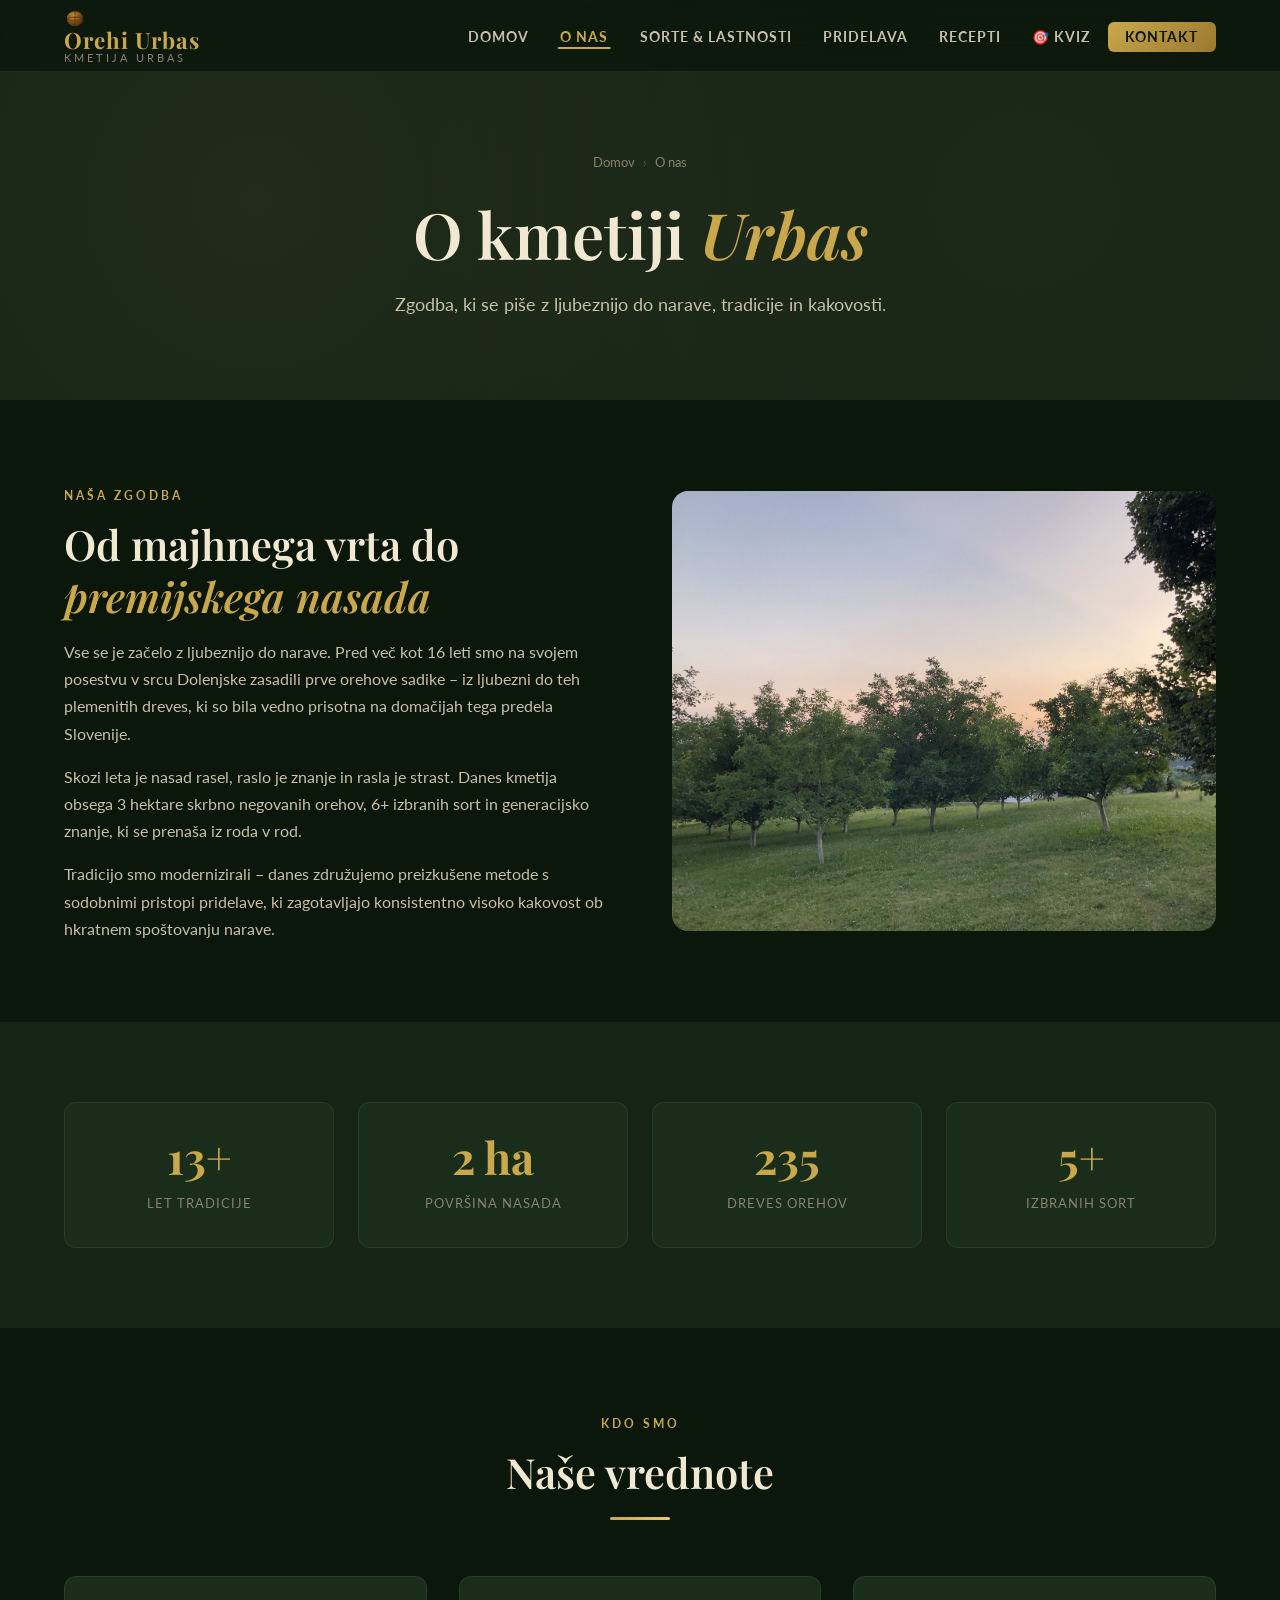
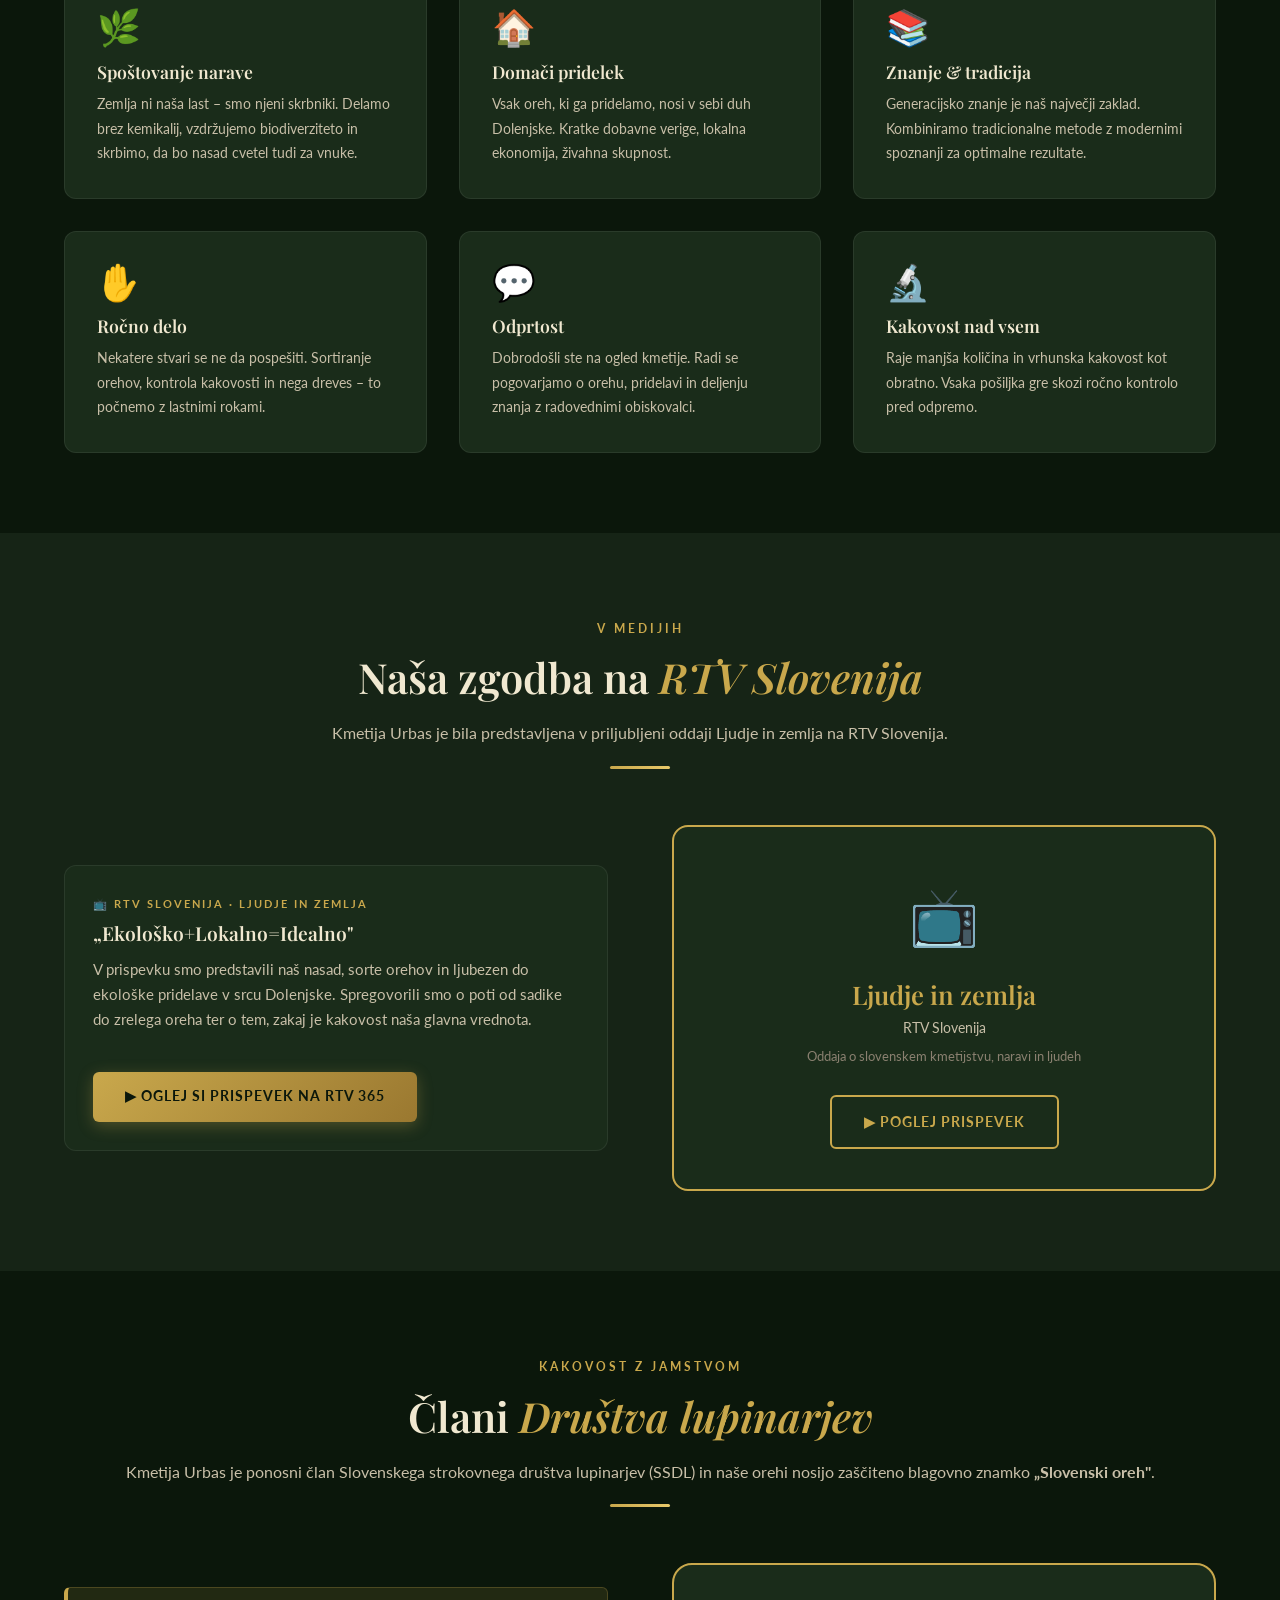
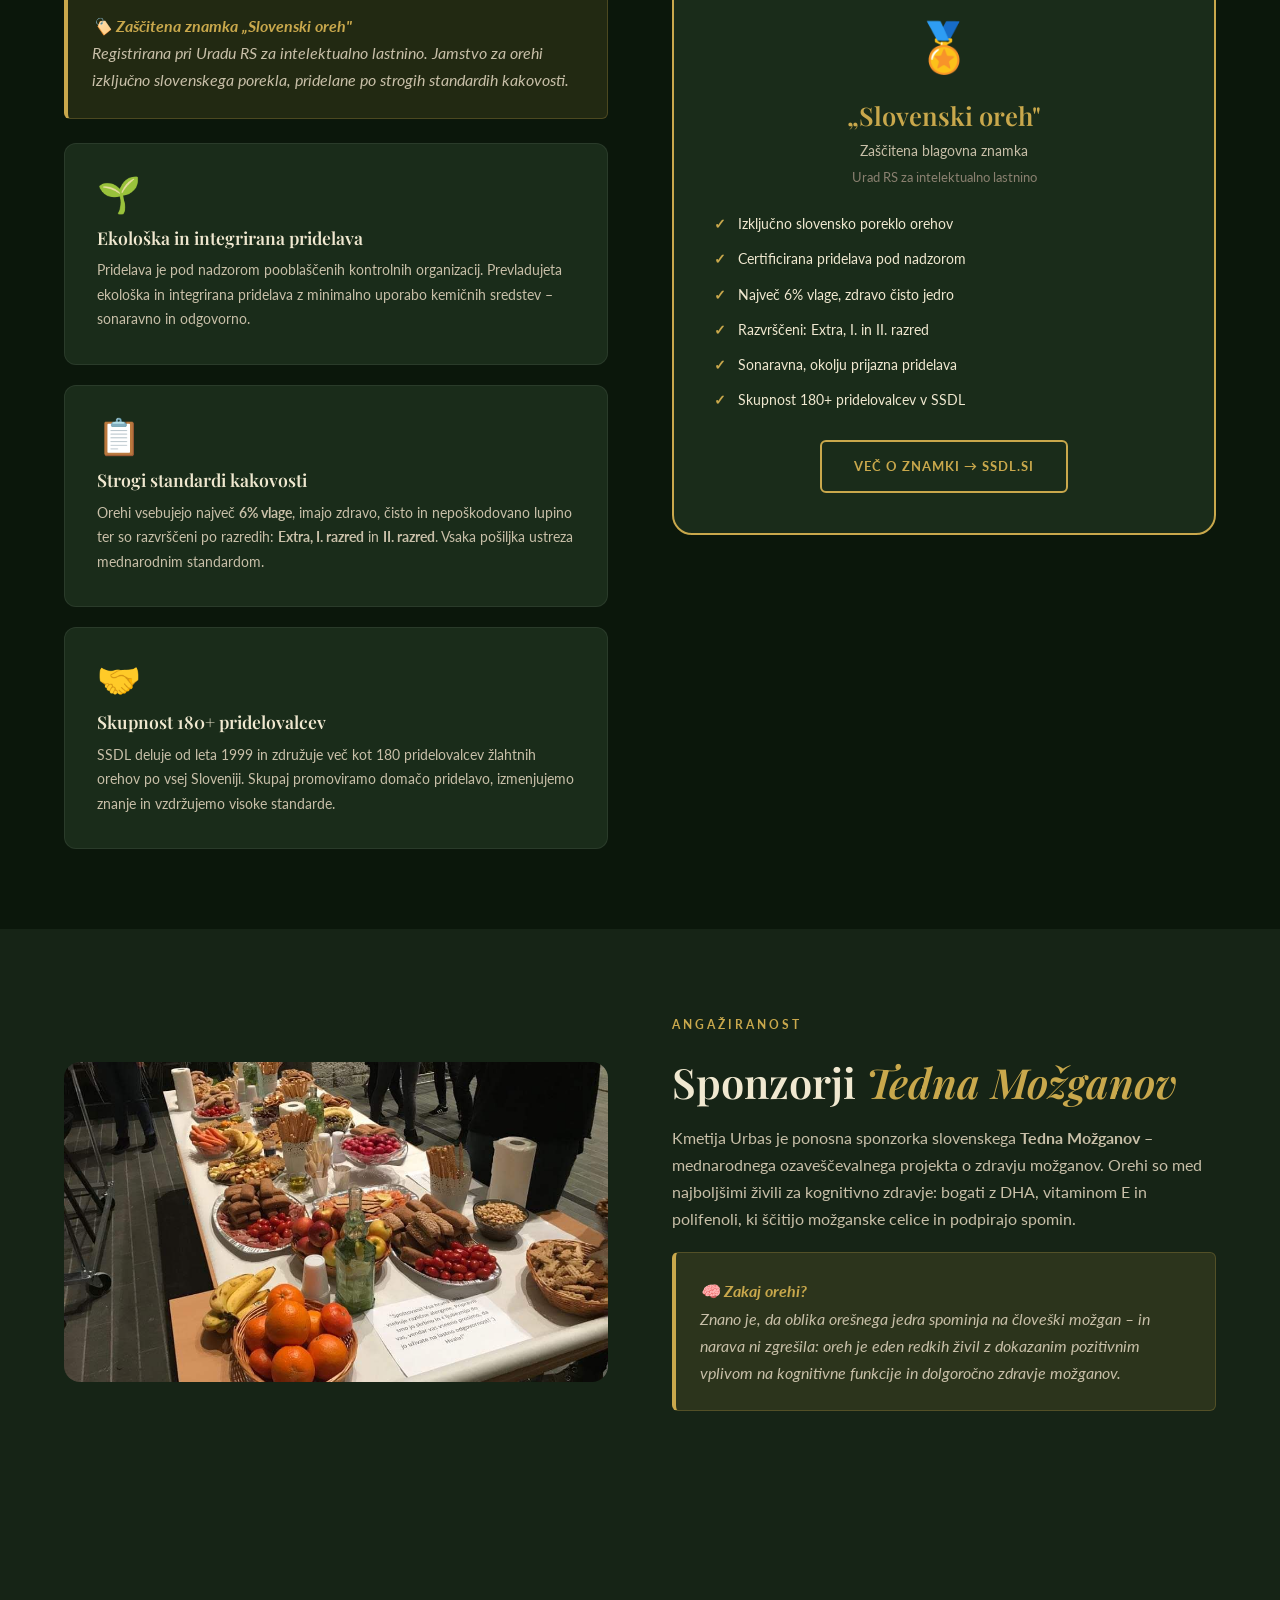
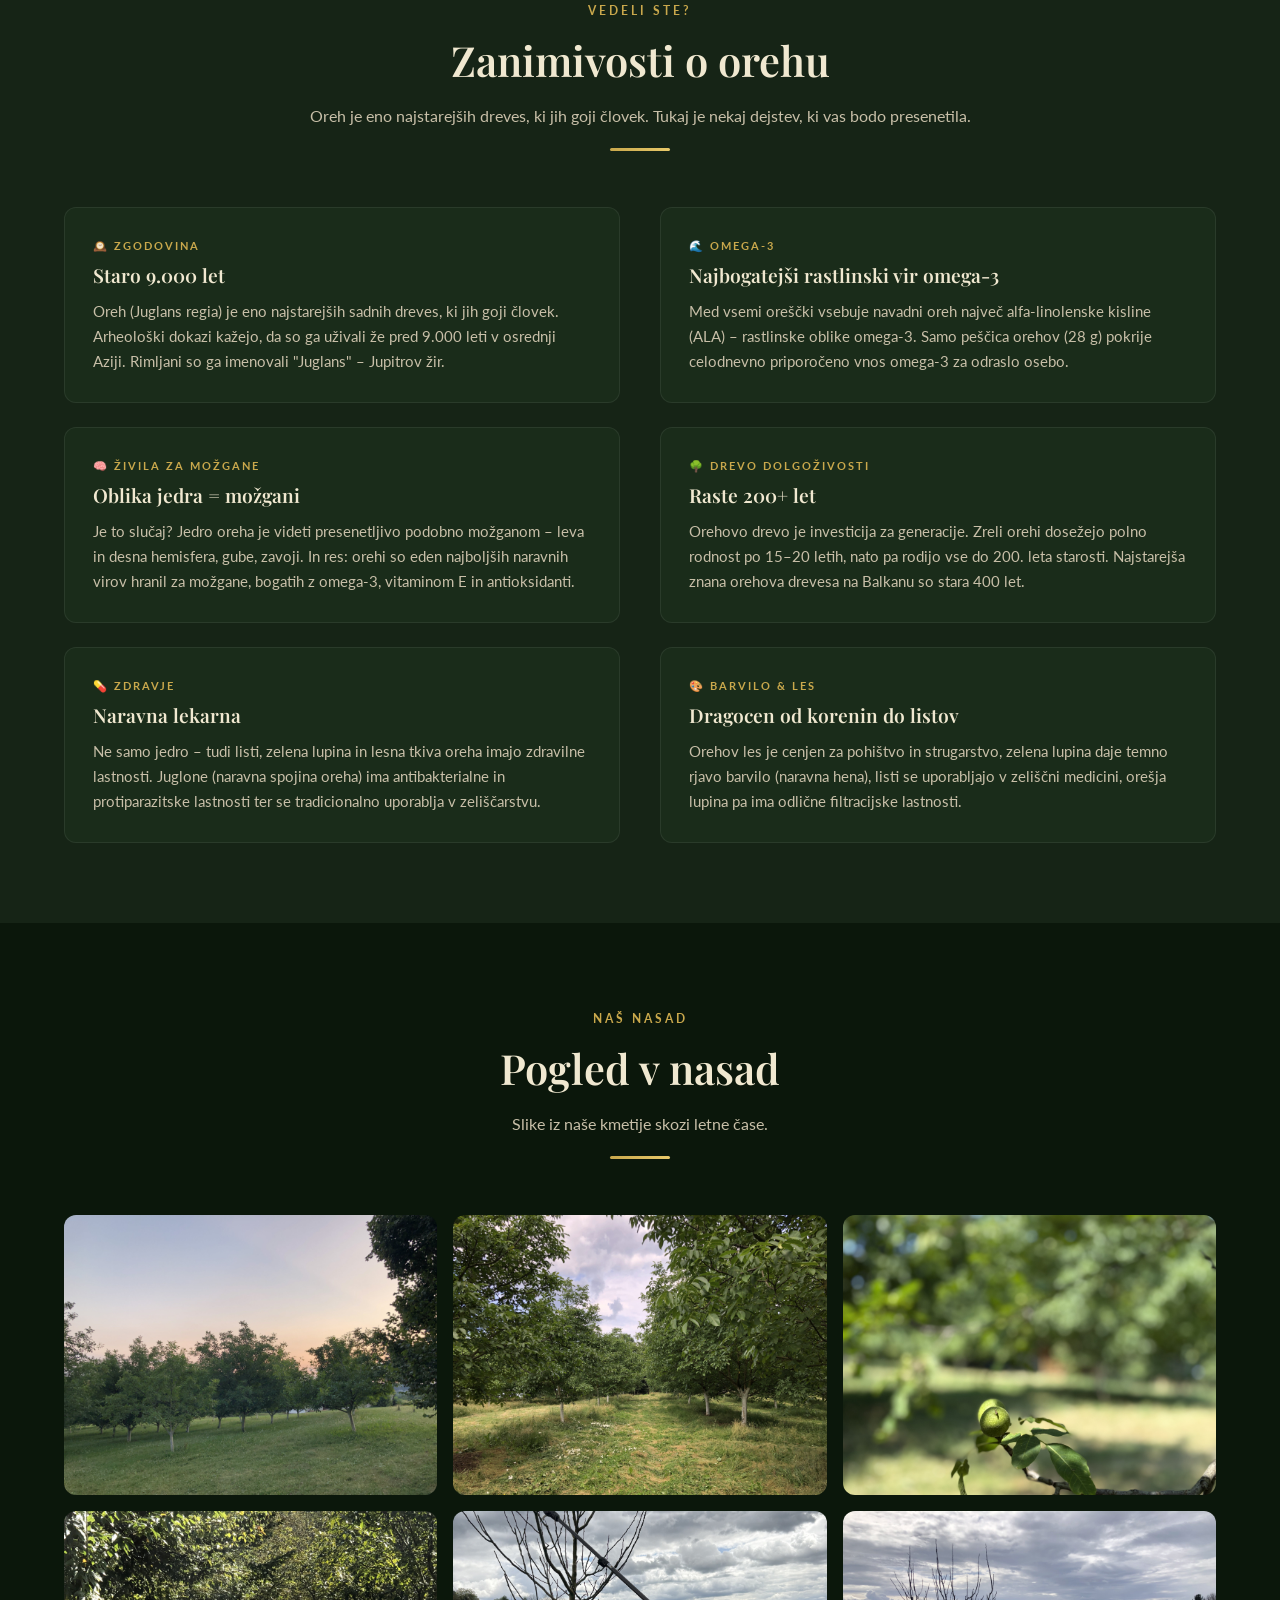
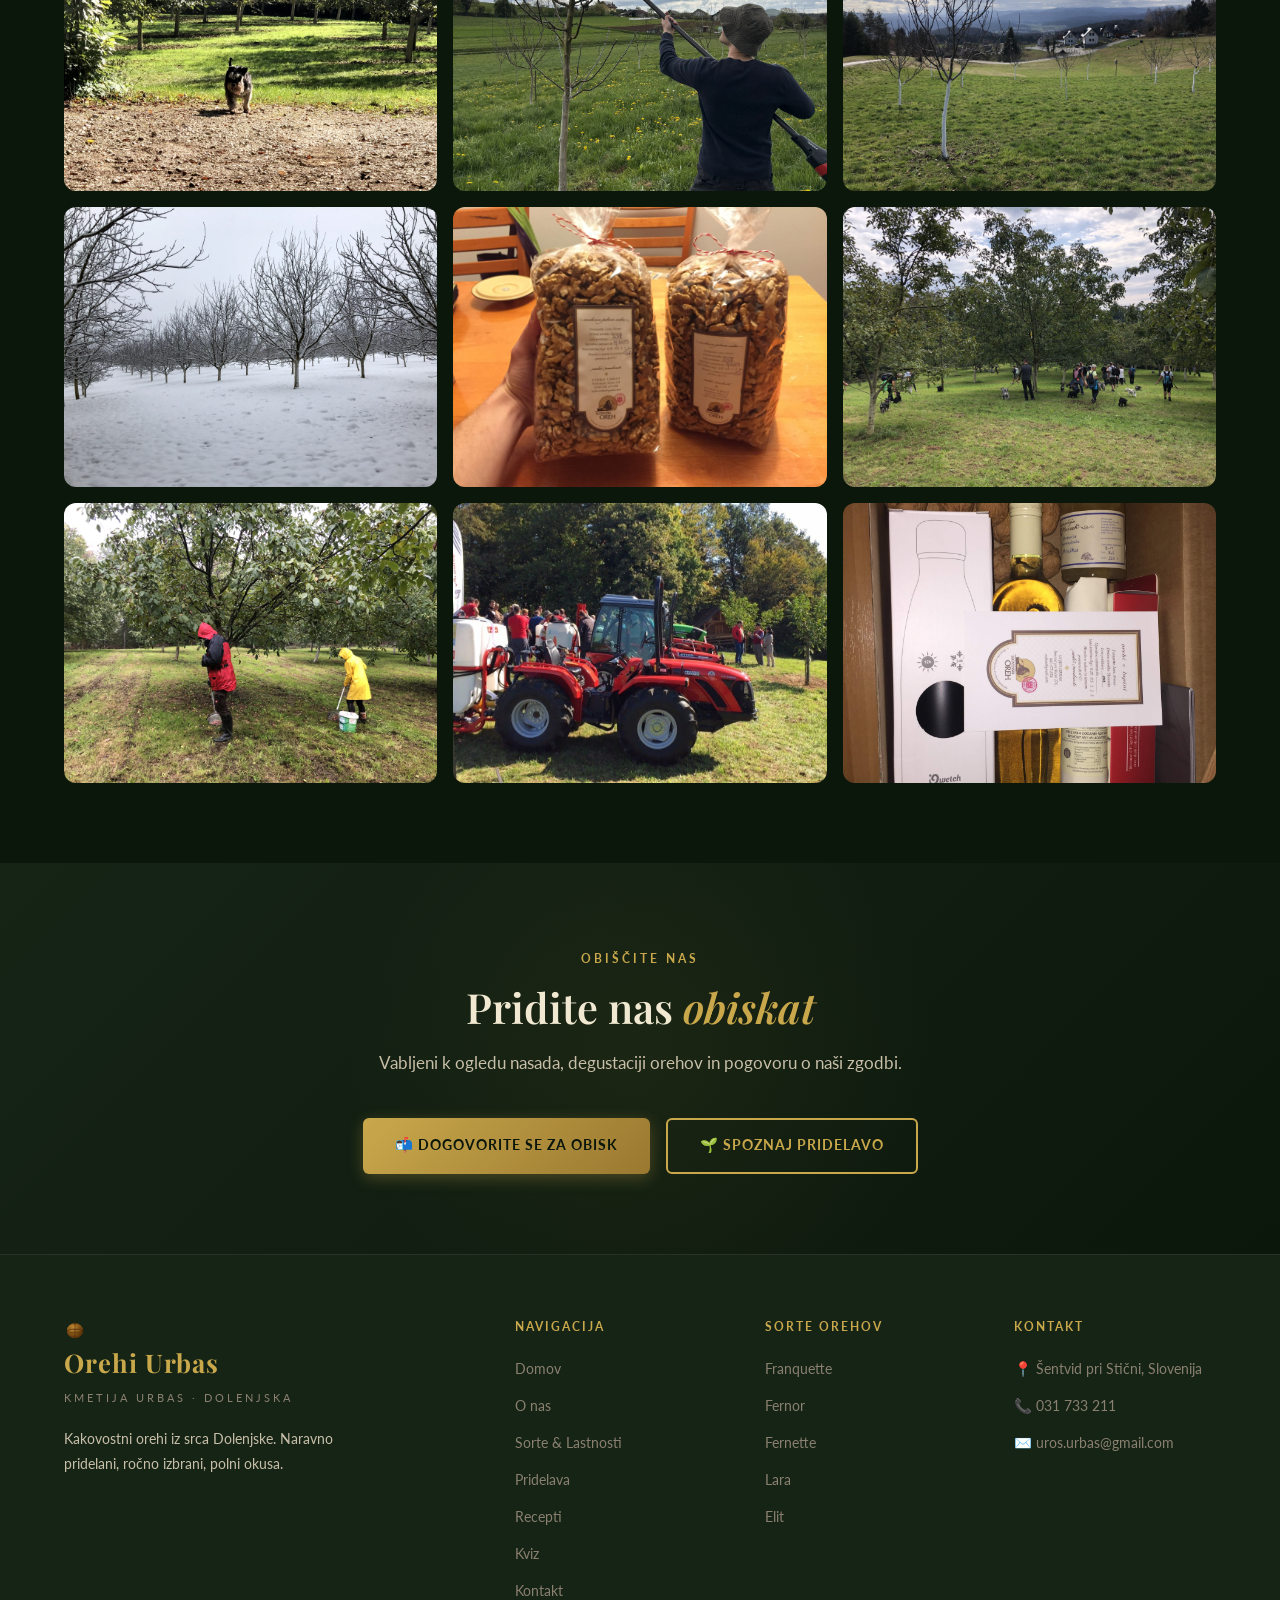
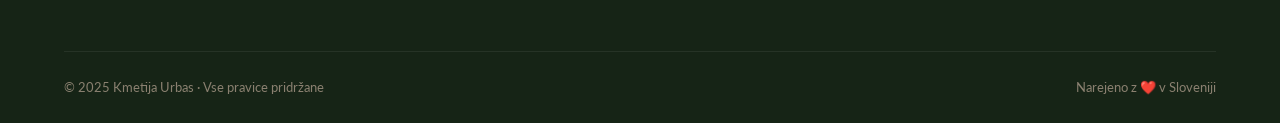
<file: o-nas.html>
<!DOCTYPE html>
<html lang="sl">
<head>
    <meta charset="UTF-8">
    <meta name="viewport" content="width=device-width, initial-scale=1.0">
    <meta name="description" content="O kmetiji Urbas – zgodba, nasad, tradicija pridelave orehov in zanimivosti o orehu.">
    <title>O nas – Orehi Urbas</title>
    <link rel="stylesheet" href="css/style.css">
    <link rel="icon" type="image/svg+xml" href="images/walnut-icon.svg">
</head>
<body>

<!-- NAVIGACIJA -->
<nav class="navbar" role="navigation" aria-label="Glavna navigacija">
    <div class="container">
        <a href="index.html" class="nav-logo">
            <span class="nav-logo-main"><img src="images/walnut-icon.svg" alt="oreh" height="22" style="vertical-align:middle;margin-right:3px;"> Orehi Urbas</span>
            <span class="nav-logo-sub">Kmetija Urbas</span>
        </a>
        <button class="hamburger" aria-label="Odpri meni" aria-expanded="false">
            <span></span><span></span><span></span>
        </button>
        <ul class="nav-links" role="list">
            <li><a href="index.html">Domov</a></li>
            <li><a href="o-nas.html">O nas</a></li>
            <li><a href="orehi.html">Sorte & Lastnosti</a></li>
            <li><a href="pridelava.html">Pridelava</a></li>
            <li><a href="recepti.html">Recepti</a></li>
            <li><a href="kviz.html">🎯 Kviz</a></li>
            <li><a href="kontakt.html" class="nav-cta">Kontakt</a></li>
        </ul>
    </div>
</nav>

<!-- PAGE HERO -->
<div class="page-hero">
    <div class="container">
        <div class="page-hero-content">
            <nav class="breadcrumb" aria-label="Breadcrumb">
                <a href="index.html">Domov</a>
                <span class="breadcrumb-sep">›</span>
                <span>O nas</span>
            </nav>
            <h1>O kmetiji <em style="font-style:italic; color:var(--accent)">Urbas</em></h1>
            <p>Zgodba, ki se piše z ljubeznijo do narave, tradicije in kakovosti.</p>
        </div>
    </div>
</div>

<!-- NAŠA ZGODBA -->
<section class="section">
    <div class="container">
        <div class="grid-2" style="align-items:center; gap:4rem;">
            <div class="fade-in">
                <span class="section-label">Naša zgodba</span>
                <h2>Od majhnega vrta do <em style="font-style:italic; color:var(--accent)">premijskega nasada</em></h2>
                <p style="margin-top:1rem;">
                    Vse se je začelo z ljubeznijo do narave. Pred več kot 16 leti smo na svojem posestvu v srcu Dolenjske zasadili prve orehove sadike – iz ljubezni do teh plemenitih dreves, ki so bila vedno prisotna na domačijah tega predela Slovenije.
                </p>
                <p>
                    Skozi leta je nasad rasel, raslo je znanje in rasla je strast. Danes kmetija obsega 3 hektare skrbno negovanih orehov, 6+ izbranih sort in generacijsko znanje, ki se prenaša iz roda v rod.
                </p>
                <p>
                    Tradicijo smo modernizirali – danes združujemo preizkušene metode s sodobnimi pristopi pridelave, ki zagotavljajo konsistentno visoko kakovost ob hkratnem spoštovanju narave.
                </p>
            </div>
            <div class="fade-in fade-in-delay-1">
                <img
                    src="images/new_images/IMG_5100.jpg"
                    alt="Kmetija Urbas – nasad ob sončnem zahodu"
                    style="width:100%; border-radius:16px; object-fit:cover; height:440px;"
                    loading="lazy"
                >
            </div>
        </div>
    </div>
</section>

<!-- STATISTIKE -->
<section class="section section-alt">
    <div class="container">
        <div class="stat-grid fade-in">
            <div class="stat-item">
                <span class="stat-number" data-count="16" data-suffix="+">16+</span>
                <span class="stat-label">Let tradicije</span>
            </div>
            <div class="stat-item">
                <span class="stat-number" data-count="3" data-suffix=" ha">3 ha</span>
                <span class="stat-label">Površina nasada</span>
            </div>
            <div class="stat-item">
                <span class="stat-number" data-count="300" data-suffix="">300</span>
                <span class="stat-label">Dreves orehov</span>
            </div>
            <div class="stat-item">
                <span class="stat-number" data-count="6" data-suffix="+">6+</span>
                <span class="stat-label">Izbranih sort</span>
            </div>
        </div>
    </div>
</section>

<!-- NAŠE VREDNOTE -->
<section class="section">
    <div class="container">
        <div class="section-header fade-in">
            <span class="section-label">Kdo smo</span>
            <h2>Naše vrednote</h2>
            <div class="section-divider"></div>
        </div>
        <div class="grid-3">
            <div class="feature-box fade-in">
                <div class="feature-icon">🌿</div>
                <h3>Spoštovanje narave</h3>
                <p>Zemlja ni naša last – smo njeni skrbniki. Delamo brez kemikalij, vzdržujemo biodiverziteto in skrbimo, da bo nasad cvetel tudi za vnuke.</p>
            </div>
            <div class="feature-box fade-in fade-in-delay-1">
                <div class="feature-icon">🏠</div>
                <h3>Domači pridelek</h3>
                <p>Vsak oreh, ki ga pridelamo, nosi v sebi duh Dolenjske. Kratke dobavne verige, lokalna ekonomija, živahna skupnost.</p>
            </div>
            <div class="feature-box fade-in fade-in-delay-2">
                <div class="feature-icon">📚</div>
                <h3>Znanje & tradicija</h3>
                <p>Generacijsko znanje je naš največji zaklad. Kombiniramo tradicionalne metode z modernimi spoznanji za optimalne rezultate.</p>
            </div>
            <div class="feature-box fade-in">
                <div class="feature-icon">✋</div>
                <h3>Ročno delo</h3>
                <p>Nekatere stvari se ne da pospešiti. Sortiranje orehov, kontrola kakovosti in nega dreves – to počnemo z lastnimi rokami.</p>
            </div>
            <div class="feature-box fade-in fade-in-delay-1">
                <div class="feature-icon">💬</div>
                <h3>Odprtost</h3>
                <p>Dobrodošli ste na ogled kmetije. Radi se pogovarjamo o orehu, pridelavi in deljenju znanja z radovednimi obiskovalci.</p>
            </div>
            <div class="feature-box fade-in fade-in-delay-2">
                <div class="feature-icon">🔬</div>
                <h3>Kakovost nad vsem</h3>
                <p>Raje manjša količina in vrhunska kakovost kot obratno. Vsaka pošiljka gre skozi ročno kontrolo pred odpremo.</p>
            </div>
        </div>
    </div>
</section>

<!-- V MEDIJIH -->
<section class="section section-alt">
    <div class="container">
        <div class="section-header fade-in">
            <span class="section-label">V medijih</span>
            <h2>Naša zgodba na <em style="font-style:italic; color:var(--accent)">RTV Slovenija</em></h2>
            <p>Kmetija Urbas je bila predstavljena v priljubljeni oddaji Ljudje in zemlja na RTV Slovenija.</p>
            <div class="section-divider"></div>
        </div>
        <div class="grid-2 fade-in" style="align-items:center; gap:4rem;">
            <div>
                <div class="card">
                    <div class="card-body">
                        <div class="card-label">📺 RTV Slovenija · Ljudje in zemlja</div>
                        <h4 class="card-title">„Ekološko+Lokalno=Idealno"</h4>
                        <p class="card-text">V prispevku smo predstavili naš nasad, sorte orehov in ljubezen do ekološke pridelave v srcu Dolenjske. Spregovorili smo o poti od sadike do zrelega oreha ter o tem, zakaj je kakovost naša glavna vrednota.</p>
                        <a href="https://365.rtvslo.si/arhiv/ljudje-in-zemlja/175187918" target="_blank" rel="noopener noreferrer" class="btn btn-primary mt-3" style="font-size:0.85rem; display:inline-flex; align-items:center; gap:0.5rem;">
                            ▶ Oglej si prispevek na RTV 365
                        </a>
                    </div>
                </div>
            </div>
            <div>
                <div style="background:var(--bg-card); border:2px solid var(--accent); border-radius:16px; padding:2.5rem; text-align:center;">
                    <div style="font-size:3.5rem; margin-bottom:1rem;">📺</div>
                    <h3 style="margin-bottom:0.4rem; color:var(--accent);">Ljudje in zemlja</h3>
                    <p style="color:var(--text-secondary); font-size:0.9rem; margin-bottom:0.25rem;">RTV Slovenija</p>
                    <p style="color:var(--text-muted); font-size:0.82rem; margin-bottom:1.75rem;">Oddaja o slovenskem kmetijstvu, naravi in ljudeh</p>
                    <a href="https://365.rtvslo.si/arhiv/ljudje-in-zemlja/175187918" target="_blank" rel="noopener noreferrer" class="btn btn-outline" style="font-size:0.85rem;">
                        ▶ Poglej prispevek
                    </a>
                </div>
            </div>
        </div>
    </div>
</section>

<!-- DRUŠTVO LUPINARJEV / SLOVENSKI OREH -->
<section class="section">
    <div class="container">
        <div class="section-header fade-in">
            <span class="section-label">Kakovost z jamstvom</span>
            <h2>Člani <em style="font-style:italic; color:var(--accent)">Društva lupinarjev</em></h2>
            <p>Kmetija Urbas je ponosni član Slovenskega strokovnega društva lupinarjev (SSDL) in naše orehi nosijo zaščiteno blagovno znamko <strong>„Slovenski oreh"</strong>.</p>
            <div class="section-divider"></div>
        </div>
        <div class="grid-2" style="align-items:start; gap:4rem;">
            <div class="fade-in">
                <div class="highlight-box" style="margin-bottom:1.5rem;">
                    <p><strong style="color:var(--accent)">🏷️ Zaščitena znamka „Slovenski oreh"</strong><br>
                    Registrirana pri Uradu RS za intelektualno lastnino. Jamstvo za orehi izključno slovenskega porekla, pridelane po strogih standardih kakovosti.</p>
                </div>
                <div class="feature-box" style="margin-bottom:1.25rem;">
                    <div class="feature-icon">🌱</div>
                    <h3>Ekološka in integrirana pridelava</h3>
                    <p>Pridelava je pod nadzorom pooblaščenih kontrolnih organizacij. Prevladujeta ekološka in integrirana pridelava z minimalno uporabo kemičnih sredstev – sonaravno in odgovorno.</p>
                </div>
                <div class="feature-box" style="margin-bottom:1.25rem;">
                    <div class="feature-icon">📋</div>
                    <h3>Strogi standardi kakovosti</h3>
                    <p>Orehi vsebujejo največ <strong>6% vlage</strong>, imajo zdravo, čisto in nepoškodovano lupino ter so razvrščeni po razredih: <strong>Extra, I. razred</strong> in <strong>II. razred</strong>. Vsaka pošiljka ustreza mednarodnim standardom.</p>
                </div>
                <div class="feature-box">
                    <div class="feature-icon">🤝</div>
                    <h3>Skupnost 180+ pridelovalcev</h3>
                    <p>SSDL deluje od leta 1999 in združuje več kot 180 pridelovalcev žlahtnih orehov po vsej Sloveniji. Skupaj promoviramo domačo pridelavo, izmenjujemo znanje in vzdržujemo visoke standarde.</p>
                </div>
            </div>
            <div class="fade-in fade-in-delay-1">
                <div style="background:var(--bg-card); border:2px solid var(--accent); border-radius:20px; padding:2.5rem; text-align:center; position:sticky; top:2rem;">
                    <div style="font-size:3rem; margin-bottom:0.75rem;">🏅</div>
                    <h3 style="color:var(--accent); margin-bottom:0.5rem;">„Slovenski oreh"</h3>
                    <p style="color:var(--text-secondary); font-size:0.88rem; margin-bottom:0.25rem;">Zaščitena blagovna znamka</p>
                    <p style="color:var(--text-muted); font-size:0.8rem; margin-bottom:1.5rem;">Urad RS za intelektualno lastnino</p>
                    <div style="display:flex; flex-direction:column; gap:0.7rem; text-align:left; margin-bottom:1.75rem;">
                        <div style="display:flex; align-items:flex-start; gap:0.75rem; font-size:0.88rem;">
                            <span style="color:var(--accent); font-weight:700; flex-shrink:0;">✓</span>
                            <span>Izključno slovensko poreklo orehov</span>
                        </div>
                        <div style="display:flex; align-items:flex-start; gap:0.75rem; font-size:0.88rem;">
                            <span style="color:var(--accent); font-weight:700; flex-shrink:0;">✓</span>
                            <span>Certificirana pridelava pod nadzorom</span>
                        </div>
                        <div style="display:flex; align-items:flex-start; gap:0.75rem; font-size:0.88rem;">
                            <span style="color:var(--accent); font-weight:700; flex-shrink:0;">✓</span>
                            <span>Največ 6% vlage, zdravo čisto jedro</span>
                        </div>
                        <div style="display:flex; align-items:flex-start; gap:0.75rem; font-size:0.88rem;">
                            <span style="color:var(--accent); font-weight:700; flex-shrink:0;">✓</span>
                            <span>Razvrščeni: Extra, I. in II. razred</span>
                        </div>
                        <div style="display:flex; align-items:flex-start; gap:0.75rem; font-size:0.88rem;">
                            <span style="color:var(--accent); font-weight:700; flex-shrink:0;">✓</span>
                            <span>Sonaravna, okolju prijazna pridelava</span>
                        </div>
                        <div style="display:flex; align-items:flex-start; gap:0.75rem; font-size:0.88rem;">
                            <span style="color:var(--accent); font-weight:700; flex-shrink:0;">✓</span>
                            <span>Skupnost 180+ pridelovalcev v SSDL</span>
                        </div>
                    </div>
                    <a href="https://ssdl.si/slovenski-oreh/" target="_blank" rel="noopener noreferrer" class="btn btn-outline" style="font-size:0.82rem;">
                        Več o znamki → ssdl.si
                    </a>
                </div>
            </div>
        </div>
    </div>
</section>

<!-- TEDEN MOŽGANOV -->
<section class="section section-alt">
    <div class="container">
        <div class="grid-2 fade-in" style="align-items:center; gap:4rem;">
            <div>
                <img src="images/sponzorji_teden_možganov.jpg"
                     alt="Sponzorji Tedna Možganov – Kmetija Urbas"
                     style="width:100%; border-radius:16px; object-fit:cover; max-height:320px;"
                     loading="lazy">
            </div>
            <div>
                <span class="section-label">Angažiranost</span>
                <h2 style="margin-top:0.5rem;">Sponzorji <em style="font-style:italic; color:var(--accent)">Tedna Možganov</em></h2>
                <p style="margin-top:1rem;">Kmetija Urbas je ponosna sponzorka slovenskega <strong>Tedna Možganov</strong> – mednarodnega ozaveščevalnega projekta o zdravju možganov. Orehi so med najboljšimi živili za kognitivno zdravje: bogati z DHA, vitaminom E in polifenoli, ki ščitijo možganske celice in podpirajo spomin.</p>
                <div class="highlight-box" style="margin-top:1.25rem;">
                    <p><strong style="color:var(--accent)">🧠 Zakaj orehi?</strong><br>
                    Znano je, da oblika orešnega jedra spominja na človeški možgan – in narava ni zgrešila: oreh je eden redkih živil z dokazanim pozitivnim vplivom na kognitivne funkcije in dolgoročno zdravje možganov.</p>
                </div>
            </div>
        </div>
    </div>
</section>

<!-- ZANIMIVOSTI O OREHU -->
<section class="section section-alt">
    <div class="container">
        <div class="section-header fade-in">
            <span class="section-label">Vedeli ste?</span>
            <h2>Zanimivosti o orehu</h2>
            <p>Oreh je eno najstarejših dreves, ki jih goji človek. Tukaj je nekaj dejstev, ki vas bodo presenetila.</p>
            <div class="section-divider"></div>
        </div>
        <div class="grid-2" style="gap:2.5rem; align-items:start;">
            <div class="fade-in">
                <div class="card" style="margin-bottom:1.5rem;">
                    <div class="card-body">
                        <div class="card-label">🕰️ Zgodovina</div>
                        <h4 class="card-title">Staro 9.000 let</h4>
                        <p class="card-text">Oreh (Juglans regia) je eno najstarejših sadnih dreves, ki jih goji človek. Arheološki dokazi kažejo, da so ga uživali že pred 9.000 leti v osrednji Aziji. Rimljani so ga imenovali "Juglans" – Jupitrov žir.</p>
                    </div>
                </div>
                <div class="card" style="margin-bottom:1.5rem;">
                    <div class="card-body">
                        <div class="card-label">🧠 Živila za možgane</div>
                        <h4 class="card-title">Oblika jedra = možgani</h4>
                        <p class="card-text">Je to slučaj? Jedro oreha je videti presenetljivo podobno možganom – leva in desna hemisfera, gube, zavoji. In res: orehi so eden najboljših naravnih virov hranil za možgane, bogatih z omega-3, vitaminom E in antioksidanti.</p>
                    </div>
                </div>
                <div class="card">
                    <div class="card-body">
                        <div class="card-label">💊 Zdravje</div>
                        <h4 class="card-title">Naravna lekarna</h4>
                        <p class="card-text">Ne samo jedro – tudi listi, zelena lupina in lesna tkiva oreha imajo zdravilne lastnosti. Juglone (naravna spojina oreha) ima antibakterialne in protiparazitske lastnosti ter se tradicionalno uporablja v zeliščarstvu.</p>
                    </div>
                </div>
            </div>
            <div class="fade-in fade-in-delay-1">
                <div class="card" style="margin-bottom:1.5rem;">
                    <div class="card-body">
                        <div class="card-label">🌊 Omega-3</div>
                        <h4 class="card-title">Najbogatejši rastlinski vir omega-3</h4>
                        <p class="card-text">Med vsemi oreščki vsebuje navadni oreh največ alfa-linolenske kisline (ALA) – rastlinske oblike omega-3. Samo peščica orehov (28 g) pokrije celodnevno priporočeno vnos omega-3 za odraslo osebo.</p>
                    </div>
                </div>
                <div class="card" style="margin-bottom:1.5rem;">
                    <div class="card-body">
                        <div class="card-label">🌳 Drevo dolgoživosti</div>
                        <h4 class="card-title">Raste 200+ let</h4>
                        <p class="card-text">Orehovo drevo je investicija za generacije. Zreli orehi dosežejo polno rodnost po 15–20 letih, nato pa rodijo vse do 200. leta starosti. Najstarejša znana orehova drevesa na Balkanu so stara 400 let.</p>
                    </div>
                </div>
                <div class="card">
                    <div class="card-body">
                        <div class="card-label">🎨 Barvilo & les</div>
                        <h4 class="card-title">Dragocen od korenin do listov</h4>
                        <p class="card-text">Orehov les je cenjen za pohištvo in strugarstvo, zelena lupina daje temno rjavo barvilo (naravna hena), listi se uporabljajo v zeliščni medicini, orešja lupina pa ima odlične filtracijske lastnosti.</p>
                    </div>
                </div>
            </div>
        </div>
    </div>
</section>

<!-- GALERIJA NASADA -->
<section class="section">
    <div class="container">
        <div class="section-header fade-in">
            <span class="section-label">Naš nasad</span>
            <h2>Pogled v nasad</h2>
            <p>Slike iz naše kmetije skozi letne čase.</p>
            <div class="section-divider"></div>
        </div>
        <div class="gallery-grid fade-in">
            <div class="gallery-item">
                <img src="images/new_images/IMG_5100.jpg" alt="Nasad orehov ob sončnem zahodu" loading="lazy">
                <div class="gallery-item-overlay"></div>
            </div>
            <div class="gallery-item">
                <img src="images/new_images/IMG_2126.jpg" alt="Trgatev orehov – skupaj na kmetiji" loading="lazy">
                <div class="gallery-item-overlay"></div>
            </div>
            <div class="gallery-item">
                <img src="images/new_images/IMG_7333.jpg" alt="Spravilo orehov s prikolico" loading="lazy">
                <div class="gallery-item-overlay"></div>
            </div>
            <div class="gallery-item">
                <img src="images/new_images/IMG_0750.jpg" alt="Pogled na nasad orehov" loading="lazy">
                <div class="gallery-item-overlay"></div>
            </div>
            <div class="gallery-item">
                <img src="images/new_images/IMG_6534.jpg" alt="Rez orehov spomladi" loading="lazy">
                <div class="gallery-item-overlay"></div>
            </div>
            <div class="gallery-item">
                <img src="images/new_images/IMG_4533.jpg" alt="Poletje v nasadu" loading="lazy">
                <div class="gallery-item-overlay"></div>
            </div>
            <div class="gallery-item">
                <img src="images/new_images/IMG_0927.jpg" alt="Košnja med vrstami orehov" loading="lazy">
                <div class="gallery-item-overlay"></div>
            </div>
            <div class="gallery-item">
                <img src="images/orehova_jedrca.jpg" alt="Orehova jedrca" loading="lazy">
                <div class="gallery-item-overlay"></div>
            </div>
            <div class="gallery-item">
                <img src="images/new_images/IMG_4126.jpg" alt="Orehi v naravi" loading="lazy">
                <div class="gallery-item-overlay"></div>
            </div>
            <div class="gallery-item">
                <img src="images/new_images/IMG_3037.jpg" alt="Nasad orehov Kmetije Urbas" loading="lazy">
                <div class="gallery-item-overlay"></div>
            </div>
            <div class="gallery-item">
                <img src="images/prikaz_mehanizacije_lupinarji.jpg" alt="Mehanizacija pri spravilu orehov" loading="lazy">
                <div class="gallery-item-overlay"></div>
            </div>
            <div class="gallery-item">
                <img src="images/ideja_za_darilo.jpg" alt="Orehi kot darilo" loading="lazy">
                <div class="gallery-item-overlay"></div>
            </div>
        </div>
    </div>
</section>

<!-- CTA -->
<section class="cta-section">
    <div class="container">
        <div class="cta-content fade-in">
            <span class="section-label">Obiščite nas</span>
            <h2>Pridite nas <em style="font-style:italic; color:var(--accent)">obiskat</em></h2>
            <p>Vabljeni k ogledu nasada, degustaciji orehov in pogovoru o naši zgodbi.</p>
            <div class="cta-buttons">
                <a href="kontakt.html" class="btn btn-primary">📬 Dogovorite se za obisk</a>
                <a href="pridelava.html" class="btn btn-outline">🌱 Spoznaj pridelavo</a>
            </div>
        </div>
    </div>
</section>

<!-- FOOTER -->
<footer class="footer">
    <div class="container">
        <div class="footer-grid">
            <div class="footer-brand">
                <span class="nav-logo-main"><img src="images/walnut-icon.svg" alt="oreh" height="22" style="vertical-align:middle;margin-right:3px;"> Orehi Urbas</span>
                <span class="nav-logo-sub">Kmetija Urbas · Dolenjska</span>
                <p>Kakovostni orehi iz srca Dolenjske. Naravno pridelani, ročno izbrani, polni okusa.</p>
            </div>
            <div class="footer-col">
                <h4>Navigacija</h4>
                <ul>
                    <li><a href="index.html">Domov</a></li>
                    <li><a href="o-nas.html">O nas</a></li>
                    <li><a href="orehi.html">Sorte & Lastnosti</a></li>
                    <li><a href="pridelava.html">Pridelava</a></li>
                    <li><a href="recepti.html">Recepti</a></li>
                    <li><a href="kviz.html">Kviz</a></li>
                    <li><a href="kontakt.html">Kontakt</a></li>
                </ul>
            </div>
            <div class="footer-col">
                <h4>Sorte orehov</h4>
                <ul>
                    <li><a href="orehi.html">Franquette</a></li>
                    <li><a href="orehi.html">Fernor</a></li>
                    <li><a href="orehi.html">Fernette</a></li>
                    <li><a href="orehi.html">Lara</a></li>
                    <li><a href="orehi.html">Elit</a></li>
                </ul>
            </div>
            <div class="footer-col">
                <h4>Kontakt</h4>
                <ul>
                    <li><a href="kontakt.html">📍 Šentvid pri Stični, Slovenija</a></li>
                    <li><a href="tel:031733211">📞 031 733 211</a></li>
                    <li><a href="mailto:uros.urbas@gmail.com">✉️ uros.urbas@gmail.com</a></li>
                </ul>
            </div>
        </div>
        <div class="footer-bottom">
            <span>© 2025 Kmetija Urbas · Vse pravice pridržane</span>
            <span>Narejeno z ❤️ v Sloveniji</span>
        </div>
    </div>
</footer>

<script src="js/main.js"></script>
</body>
</html>
</file>
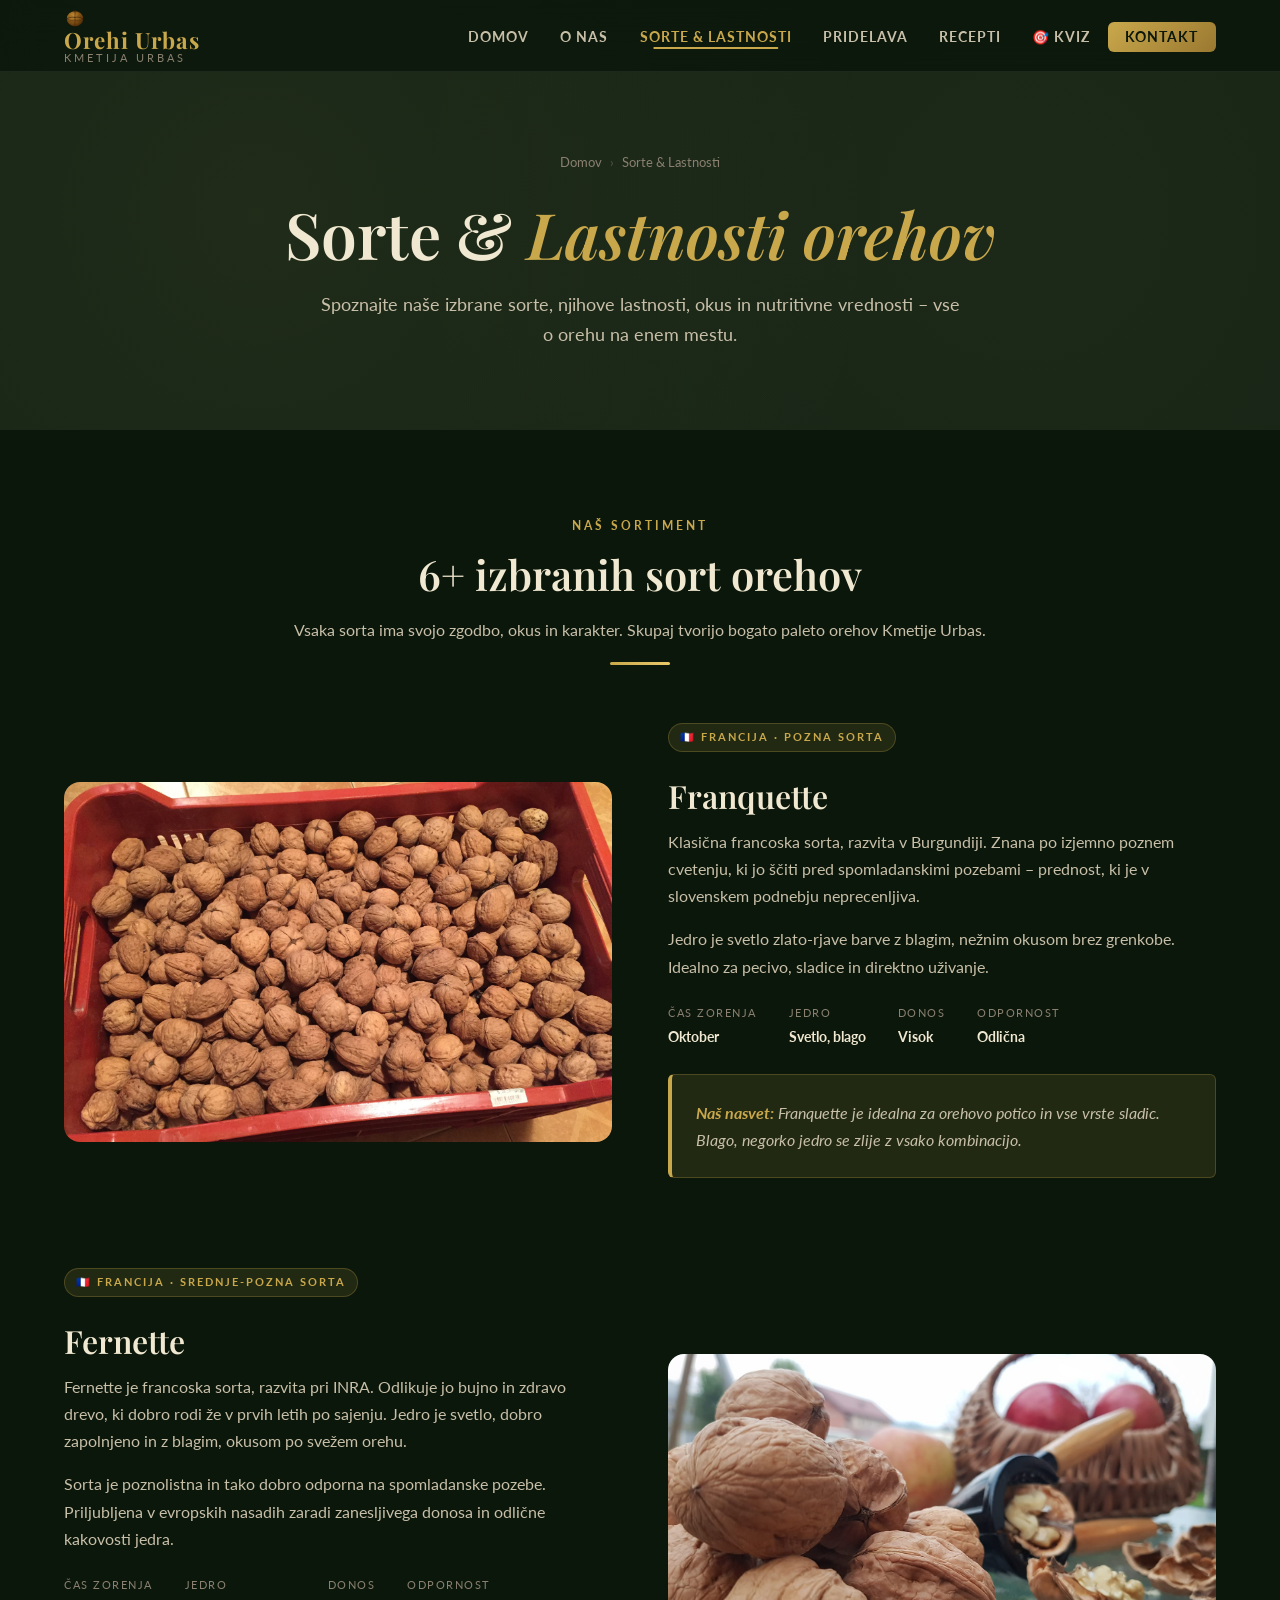
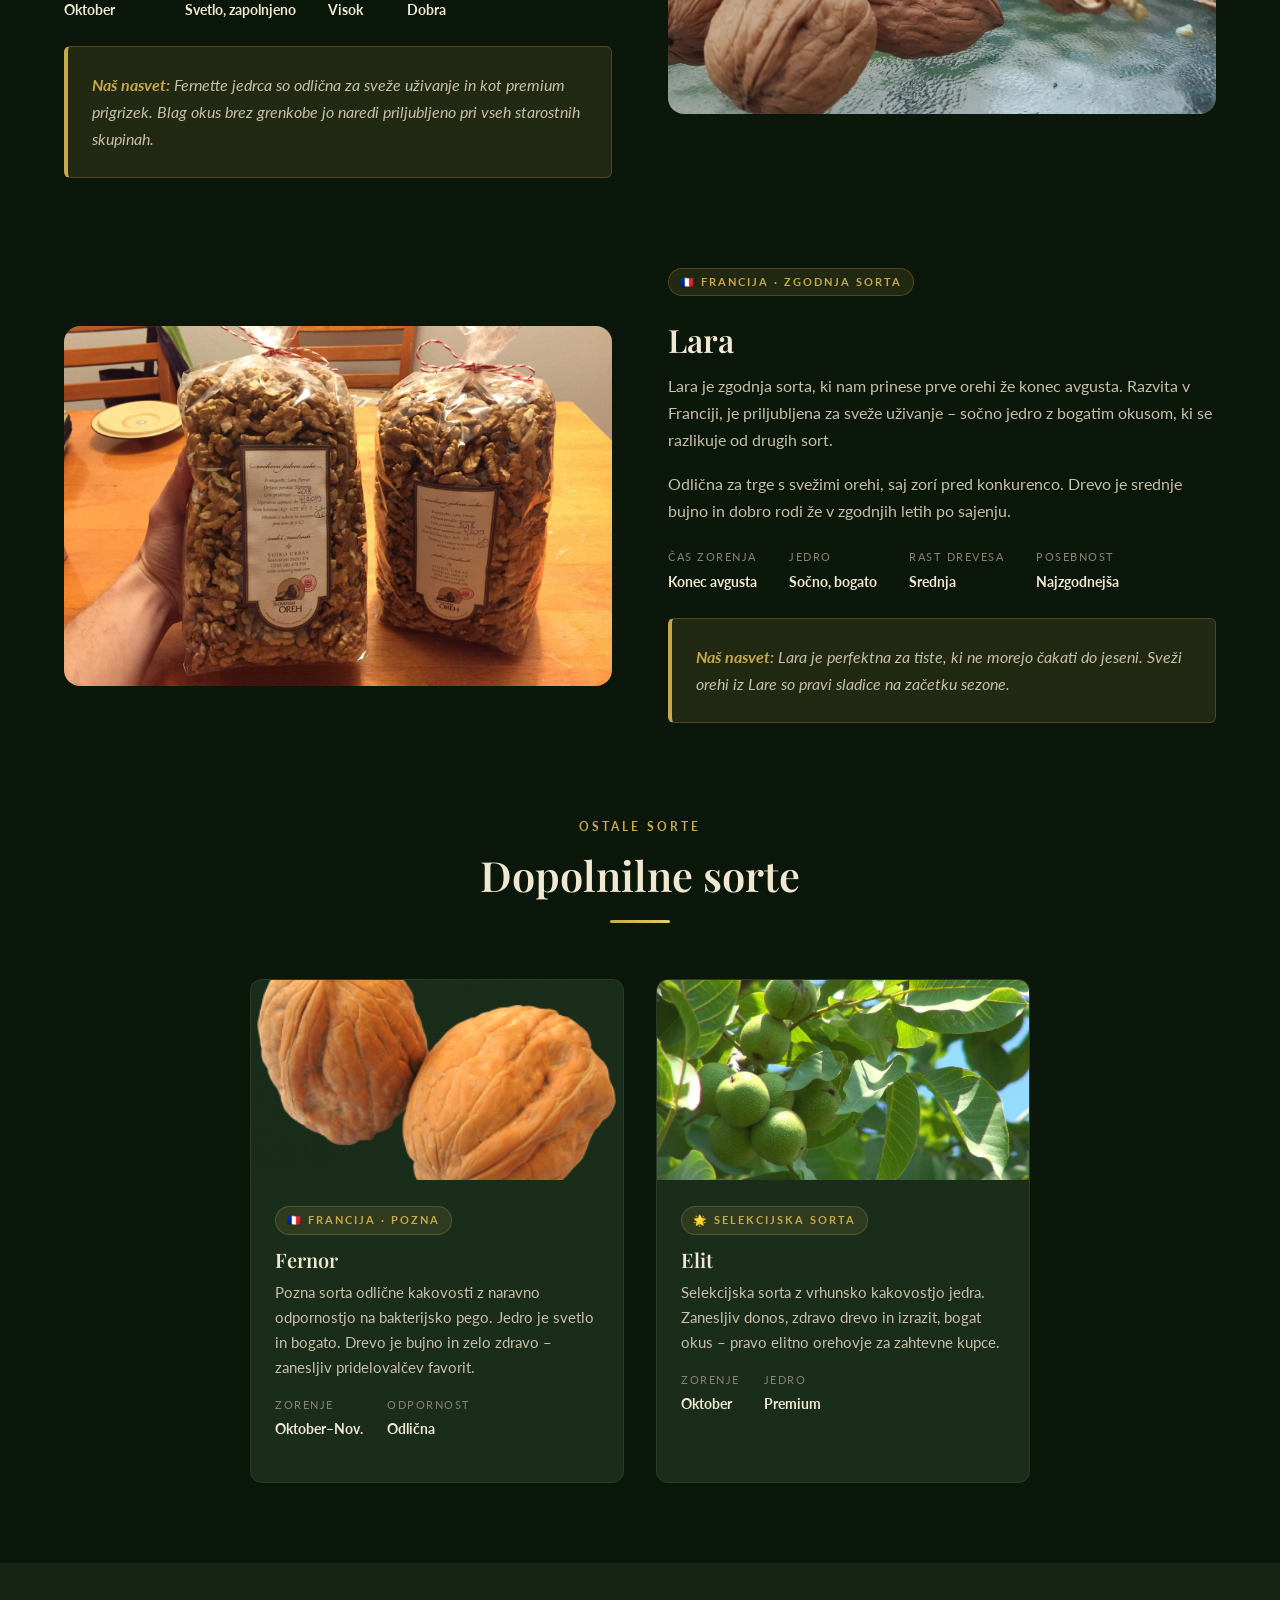
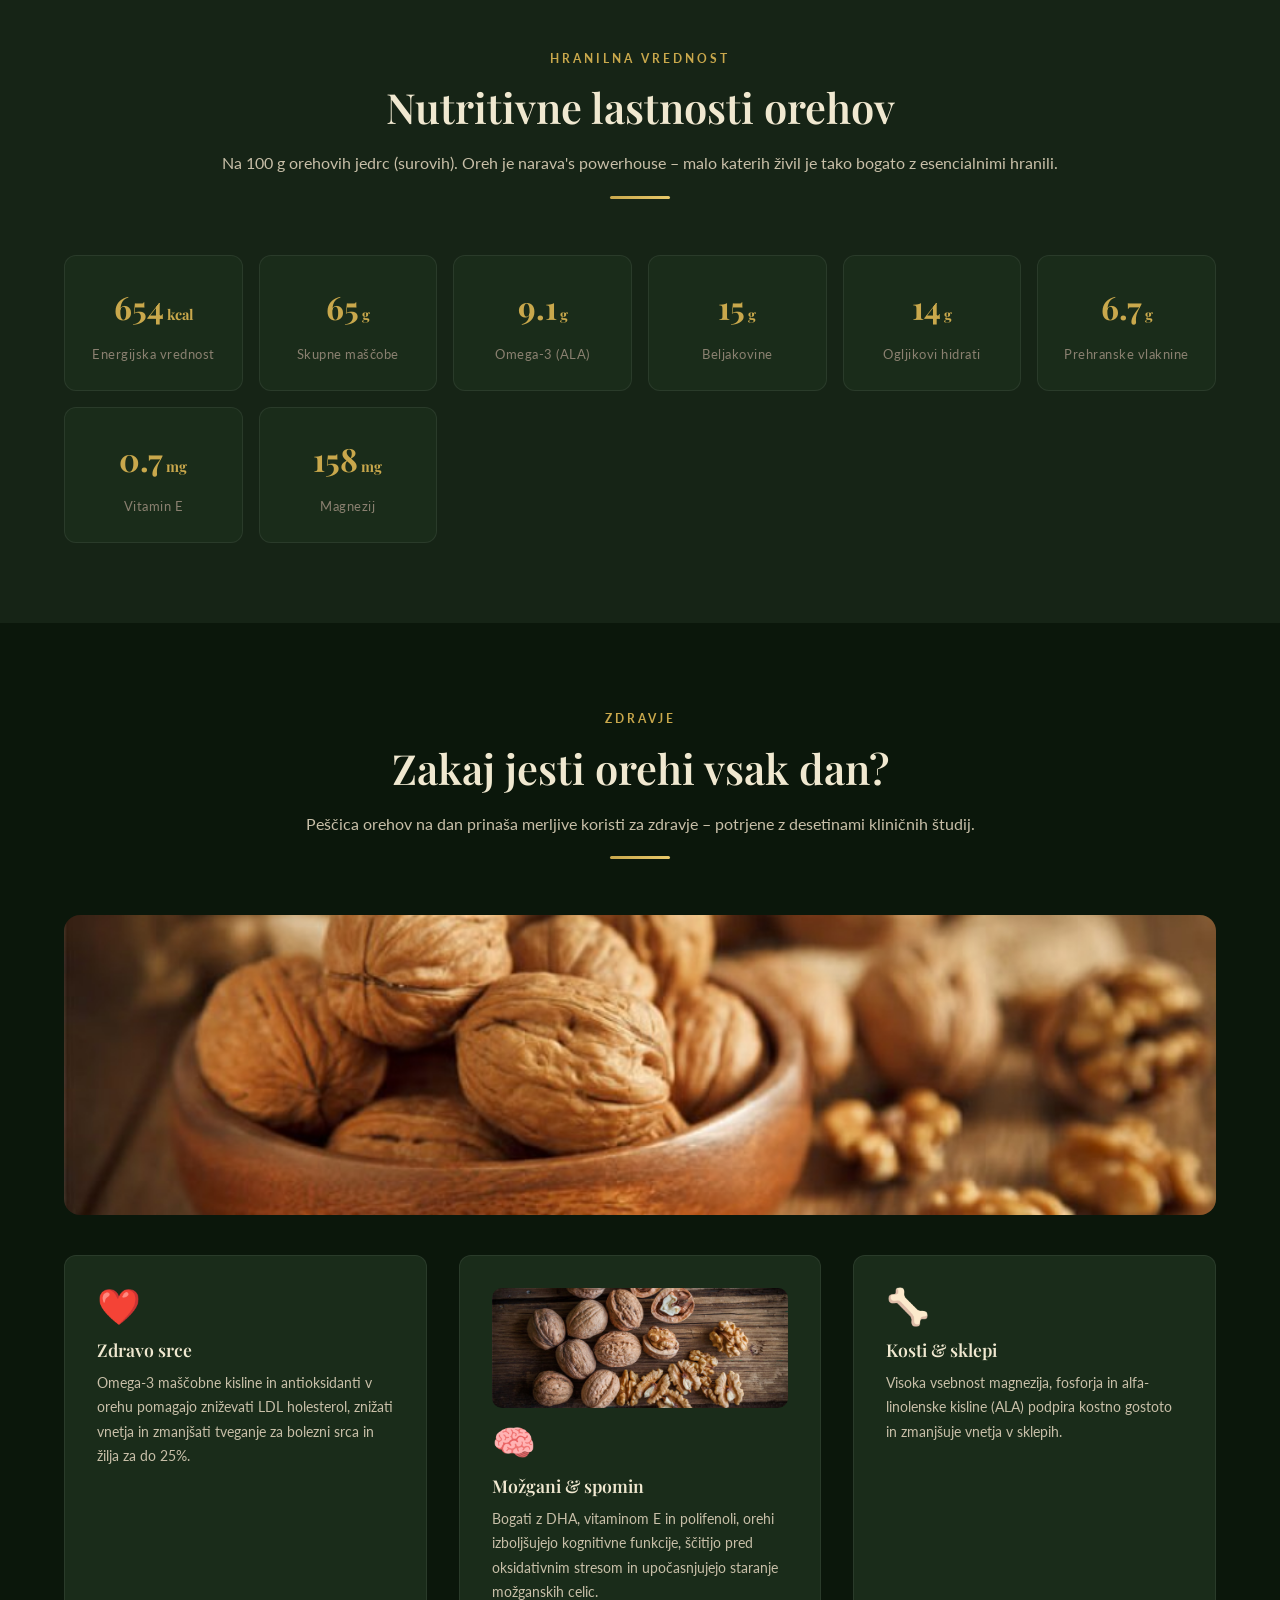
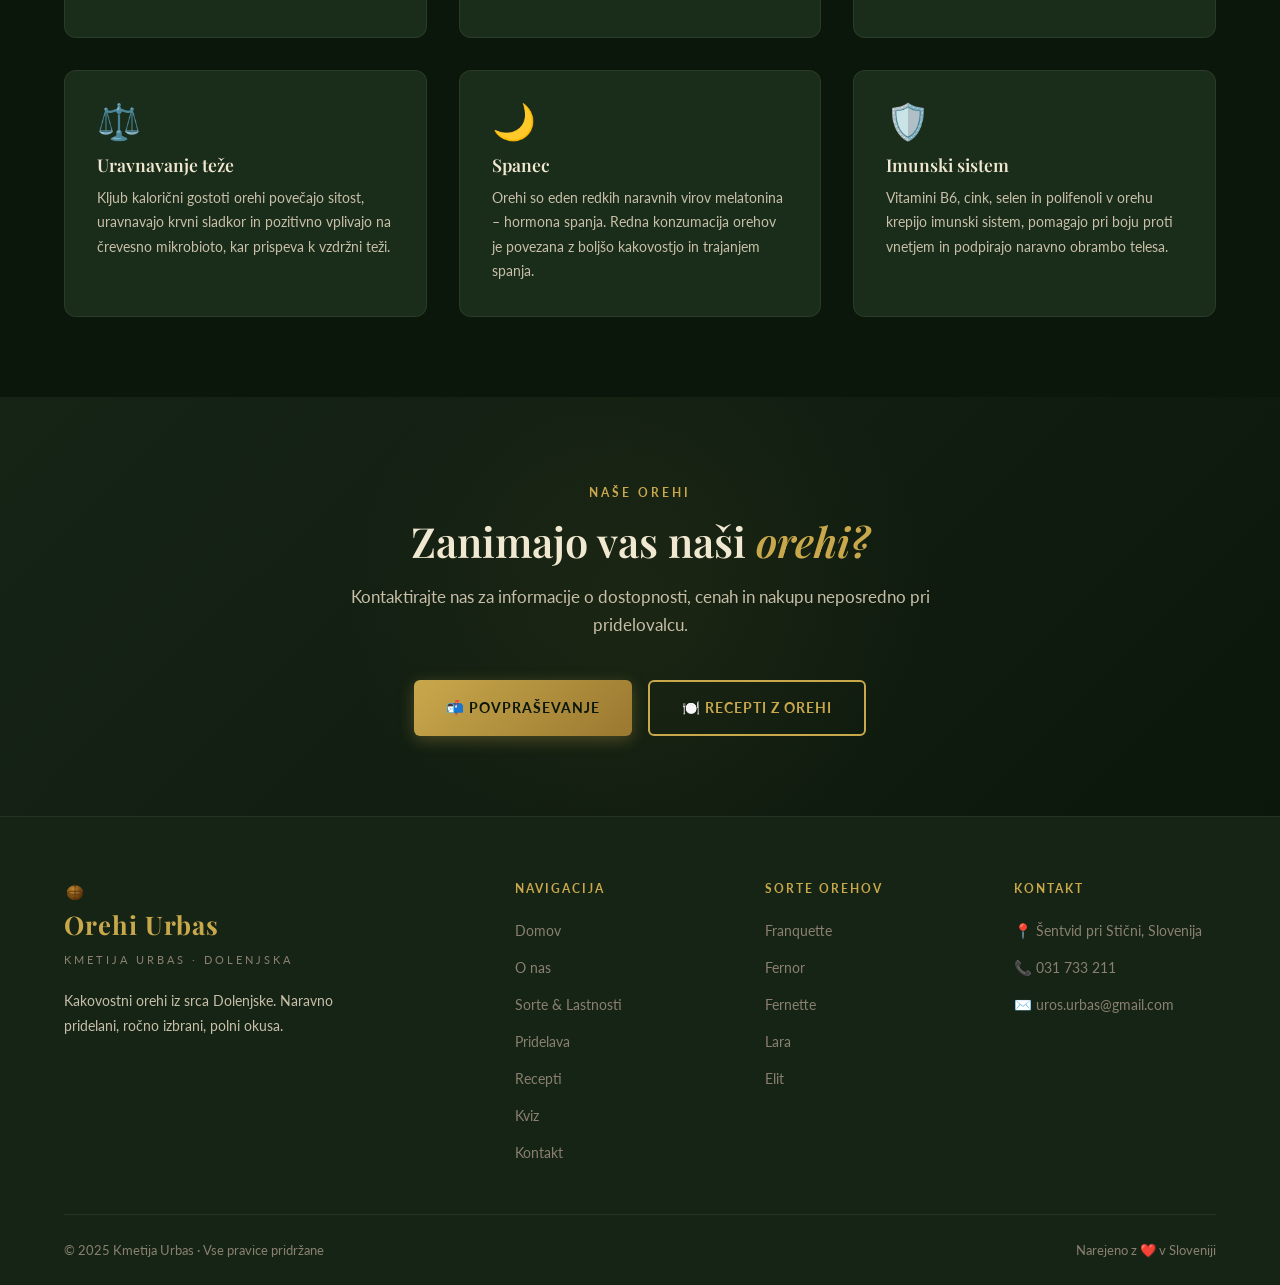
<file: orehi.html>
<!DOCTYPE html>
<html lang="sl">
<head>
    <meta charset="UTF-8">
    <meta name="viewport" content="width=device-width, initial-scale=1.0">
    <meta name="description" content="Sorte in lastnosti orehov Kmetije Urbas – Franquette, Fernor, Fernette, Lara, Elit. Nutritivne vrednosti in zdravstvene koristi.">
    <title>Sorte &amp; Lastnosti – Orehi Urbas</title>
    <link rel="stylesheet" href="css/style.css">
    <link rel="icon" type="image/svg+xml" href="images/walnut-icon.svg">
</head>
<body>

<!-- NAVIGACIJA -->
<nav class="navbar" role="navigation" aria-label="Glavna navigacija">
    <div class="container">
        <a href="index.html" class="nav-logo">
            <span class="nav-logo-main"><img src="images/walnut-icon.svg" alt="oreh" height="22" style="vertical-align:middle;margin-right:3px;"> Orehi Urbas</span>
            <span class="nav-logo-sub">Kmetija Urbas</span>
        </a>
        <button class="hamburger" aria-label="Odpri meni" aria-expanded="false">
            <span></span><span></span><span></span>
        </button>
        <ul class="nav-links" role="list">
            <li><a href="index.html">Domov</a></li>
            <li><a href="o-nas.html">O nas</a></li>
            <li><a href="orehi.html">Sorte & Lastnosti</a></li>
            <li><a href="pridelava.html">Pridelava</a></li>
            <li><a href="recepti.html">Recepti</a></li>
            <li><a href="kviz.html">🎯 Kviz</a></li>
            <li><a href="kontakt.html" class="nav-cta">Kontakt</a></li>
        </ul>
    </div>
</nav>

<!-- PAGE HERO -->
<div class="page-hero">
    <div class="container">
        <div class="page-hero-content">
            <nav class="breadcrumb" aria-label="Breadcrumb">
                <a href="index.html">Domov</a>
                <span class="breadcrumb-sep">›</span>
                <span>Sorte & Lastnosti</span>
            </nav>
            <h1>Sorte & <em style="font-style:italic; color:var(--accent)">Lastnosti orehov</em></h1>
            <p>Spoznajte naše izbrane sorte, njihove lastnosti, okus in nutritivne vrednosti – vse o orehu na enem mestu.</p>
        </div>
    </div>
</div>

<!-- NAŠE SORTE -->
<section class="section">
    <div class="container">
        <div class="section-header fade-in">
            <span class="section-label">Naš sortiment</span>
            <h2>6+ izbranih sort orehov</h2>
            <p>Vsaka sorta ima svojo zgodbo, okus in karakter. Skupaj tvorijo bogato paleto orehov Kmetije Urbas.</p>
            <div class="section-divider"></div>
        </div>

        <!-- Franquette -->
        <div class="grid-2 fade-in" style="align-items:center; gap:3.5rem; margin-bottom:4rem;">
            <div>
                <img src="images/orehi_v_lupini.jpg"
                     alt="Franquette orehi" style="width:100%; border-radius:16px; height:360px; object-fit:cover;" loading="lazy">
            </div>
            <div>
                <span class="variety-badge">🇫🇷 Francija · Pozna sorta</span>
                <h2 style="margin: 0.75rem 0 0.75rem; font-size:2rem;">Franquette</h2>
                <p>Klasična francoska sorta, razvita v Burgundiji. Znana po izjemno poznem cvetenju, ki jo ščiti pred spomladanskimi pozebami – prednost, ki je v slovenskem podnebju neprecenljiva.</p>
                <p>Jedro je svetlo zlato-rjave barve z blagim, nežnim okusom brez grenkobe. Idealno za pecivo, sladice in direktno uživanje.</p>
                <div style="display:flex; gap:2rem; margin: 1.5rem 0; flex-wrap:wrap;">
                    <div class="variety-meta-item">
                        <span class="variety-meta-label">Čas zorenja</span>
                        <span class="variety-meta-value">Oktober</span>
                    </div>
                    <div class="variety-meta-item">
                        <span class="variety-meta-label">Jedro</span>
                        <span class="variety-meta-value">Svetlo, blago</span>
                    </div>
                    <div class="variety-meta-item">
                        <span class="variety-meta-label">Donos</span>
                        <span class="variety-meta-value">Visok</span>
                    </div>
                    <div class="variety-meta-item">
                        <span class="variety-meta-label">Odpornost</span>
                        <span class="variety-meta-value">Odlična</span>
                    </div>
                </div>
                <div class="highlight-box">
                    <p><strong style="color:var(--accent)">Naš nasvet:</strong> Franquette je idealna za orehovo potico in vse vrste sladic. Blago, negorko jedro se zlije z vsako kombinacijo.</p>
                </div>
            </div>
        </div>

        <!-- Fernette -->
        <div class="grid-2 fade-in" style="align-items:center; gap:3.5rem; margin-bottom:4rem;">
            <div style="order: 2;">
                <img src="images/orehi_v_lupini%202.jpg"
                     alt="Fernette orehi" style="width:100%; border-radius:16px; height:360px; object-fit:cover;" loading="lazy">
            </div>
            <div style="order: 1;">
                <span class="variety-badge">🇫🇷 Francija · Srednje-pozna sorta</span>
                <h2 style="margin: 0.75rem 0 0.75rem; font-size:2rem;">Fernette</h2>
                <p>Fernette je francoska sorta, razvita pri INRA. Odlikuje jo bujno in zdravo drevo, ki dobro rodi že v prvih letih po sajenju. Jedro je svetlo, dobro zapolnjeno in z blagim, okusom po svežem orehu.</p>
                <p>Sorta je poznolistna in tako dobro odporna na spomladanske pozebe. Priljubljena v evropskih nasadih zaradi zanesljivega donosa in odlične kakovosti jedra.</p>
                <div style="display:flex; gap:2rem; margin: 1.5rem 0; flex-wrap:wrap;">
                    <div class="variety-meta-item">
                        <span class="variety-meta-label">Čas zorenja</span>
                        <span class="variety-meta-value">Oktober</span>
                    </div>
                    <div class="variety-meta-item">
                        <span class="variety-meta-label">Jedro</span>
                        <span class="variety-meta-value">Svetlo, zapolnjeno</span>
                    </div>
                    <div class="variety-meta-item">
                        <span class="variety-meta-label">Donos</span>
                        <span class="variety-meta-value">Visok</span>
                    </div>
                    <div class="variety-meta-item">
                        <span class="variety-meta-label">Odpornost</span>
                        <span class="variety-meta-value">Dobra</span>
                    </div>
                </div>
                <div class="highlight-box">
                    <p><strong style="color:var(--accent)">Naš nasvet:</strong> Fernette jedrca so odlična za sveže uživanje in kot premium prigrizek. Blag okus brez grenkobe jo naredi priljubljeno pri vseh starostnih skupinah.</p>
                </div>
            </div>
        </div>

        <!-- Lara -->
        <div class="grid-2 fade-in" style="align-items:center; gap:3.5rem; margin-bottom:4rem;">
            <div>
                <img src="images/orehova_jedrca.jpg"
                     alt="Lara orehi" style="width:100%; border-radius:16px; height:360px; object-fit:cover;" loading="lazy">
            </div>
            <div>
                <span class="variety-badge">🇫🇷 Francija · Zgodnja sorta</span>
                <h2 style="margin: 0.75rem 0 0.75rem; font-size:2rem;">Lara</h2>
                <p>Lara je zgodnja sorta, ki nam prinese prve orehi že konec avgusta. Razvita v Franciji, je priljubljena za sveže uživanje – sočno jedro z bogatim okusom, ki se razlikuje od drugih sort.</p>
                <p>Odlična za trge s svežimi orehi, saj zorí pred konkurenco. Drevo je srednje bujno in dobro rodi že v zgodnjih letih po sajenju.</p>
                <div style="display:flex; gap:2rem; margin: 1.5rem 0; flex-wrap:wrap;">
                    <div class="variety-meta-item">
                        <span class="variety-meta-label">Čas zorenja</span>
                        <span class="variety-meta-value">Konec avgusta</span>
                    </div>
                    <div class="variety-meta-item">
                        <span class="variety-meta-label">Jedro</span>
                        <span class="variety-meta-value">Sočno, bogato</span>
                    </div>
                    <div class="variety-meta-item">
                        <span class="variety-meta-label">Rast drevesa</span>
                        <span class="variety-meta-value">Srednja</span>
                    </div>
                    <div class="variety-meta-item">
                        <span class="variety-meta-label">Posebnost</span>
                        <span class="variety-meta-value">Najzgodnejša</span>
                    </div>
                </div>
                <div class="highlight-box">
                    <p><strong style="color:var(--accent)">Naš nasvet:</strong> Lara je perfektna za tiste, ki ne morejo čakati do jeseni. Sveži orehi iz Lare so pravi sladice na začetku sezone.</p>
                </div>
            </div>
        </div>

        <!-- Fernor, Elit – v kartičnem prikazu -->
        <div class="section-header fade-in">
            <span class="section-label">Ostale sorte</span>
            <h2>Dopolnilne sorte</h2>
            <div class="section-divider"></div>
        </div>
        <div class="grid-3" style="grid-template-columns: repeat(2, 1fr); max-width:780px; margin:0 auto;">
            <div class="variety-card fade-in">
                <img src="images/slika_oreha.png" alt="Fernor orehi" class="variety-img" loading="lazy">
                <div class="variety-body">
                    <span class="variety-badge">🇫🇷 Francija · Pozna</span>
                    <h3>Fernor</h3>
                    <p class="card-text">Pozna sorta odlične kakovosti z naravno odpornostjo na bakterijsko pego. Jedro je svetlo in bogato. Drevo je bujno in zelo zdravo – zanesljiv pridelovalčev favorit.</p>
                    <div class="variety-meta" style="margin-top:1rem;">
                        <div class="variety-meta-item">
                            <span class="variety-meta-label">Zorenje</span>
                            <span class="variety-meta-value">Oktober–Nov.</span>
                        </div>
                        <div class="variety-meta-item">
                            <span class="variety-meta-label">Odpornost</span>
                            <span class="variety-meta-value">Odlična</span>
                        </div>
                    </div>
                </div>
            </div>
            <div class="variety-card fade-in fade-in-delay-1">
                <img src="images/slika_oreha2.png" alt="Elit orehi" class="variety-img" loading="lazy">
                <div class="variety-body">
                    <span class="variety-badge">🌟 Selekcijska sorta</span>
                    <h3>Elit</h3>
                    <p class="card-text">Selekcijska sorta z vrhunsko kakovostjo jedra. Zanesljiv donos, zdravo drevo in izrazit, bogat okus – pravo elitno orehovje za zahtevne kupce.</p>
                    <div class="variety-meta" style="margin-top:1rem;">
                        <div class="variety-meta-item">
                            <span class="variety-meta-label">Zorenje</span>
                            <span class="variety-meta-value">Oktober</span>
                        </div>
                        <div class="variety-meta-item">
                            <span class="variety-meta-label">Jedro</span>
                            <span class="variety-meta-value">Premium</span>
                        </div>
                    </div>
                </div>
            </div>
        </div>
    </div>
</section>

<!-- NUTRITIVNE VREDNOSTI -->
<section class="section section-alt">
    <div class="container">
        <div class="section-header fade-in">
            <span class="section-label">Hranilna vrednost</span>
            <h2>Nutritivne lastnosti orehov</h2>
            <p>Na 100 g orehovih jedrc (surovih). Oreh je narava's powerhouse – malo katerih živil je tako bogato z esencialnimi hranili.</p>
            <div class="section-divider"></div>
        </div>
        <div class="nutrition-grid fade-in">
            <div class="nutrition-item">
                <span class="nutrition-value">654<span class="nutrition-unit"> kcal</span></span>
                <span class="nutrition-label">Energijska vrednost</span>
            </div>
            <div class="nutrition-item">
                <span class="nutrition-value">65<span class="nutrition-unit"> g</span></span>
                <span class="nutrition-label">Skupne maščobe</span>
            </div>
            <div class="nutrition-item">
                <span class="nutrition-value">9.1<span class="nutrition-unit"> g</span></span>
                <span class="nutrition-label">Omega-3 (ALA)</span>
            </div>
            <div class="nutrition-item">
                <span class="nutrition-value">15<span class="nutrition-unit"> g</span></span>
                <span class="nutrition-label">Beljakovine</span>
            </div>
            <div class="nutrition-item">
                <span class="nutrition-value">14<span class="nutrition-unit"> g</span></span>
                <span class="nutrition-label">Ogljikovi hidrati</span>
            </div>
            <div class="nutrition-item">
                <span class="nutrition-value">6.7<span class="nutrition-unit"> g</span></span>
                <span class="nutrition-label">Prehranske vlaknine</span>
            </div>
            <div class="nutrition-item">
                <span class="nutrition-value">0.7<span class="nutrition-unit"> mg</span></span>
                <span class="nutrition-label">Vitamin E</span>
            </div>
            <div class="nutrition-item">
                <span class="nutrition-value">158<span class="nutrition-unit"> mg</span></span>
                <span class="nutrition-label">Magnezij</span>
            </div>
        </div>
    </div>
</section>

<!-- ZDRAVSTVENE KORISTI -->
<section class="section">
    <div class="container">
        <div class="section-header fade-in">
            <span class="section-label">Zdravje</span>
            <h2>Zakaj jesti orehi vsak dan?</h2>
            <p>Peščica orehov na dan prinaša merljive koristi za zdravje – potrjene z desetinami kliničnih študij.</p>
            <div class="section-divider"></div>
        </div>
        <div class="fade-in" style="margin-bottom:2.5rem;">
            <img src="images/Health-Benefits-of-Walnuts-800x416.jpg"
                 alt="Zdravstvene koristi orehov"
                 style="width:100%; border-radius:16px; object-fit:cover; max-height:300px;"
                 loading="lazy">
        </div>
        <div class="grid-3">
            <div class="feature-box fade-in">
                <div class="feature-icon">❤️</div>
                <h3>Zdravo srce</h3>
                <p>Omega-3 maščobne kisline in antioksidanti v orehu pomagajo zniževati LDL holesterol, znižati vnetja in zmanjšati tveganje za bolezni srca in žilja za do 25%.</p>
            </div>
            <div class="feature-box fade-in fade-in-delay-1">
                <img src="images/Better-Memory-walnuts.jpg"
                     alt="Orehi za boljši spomin"
                     style="width:100%; border-radius:10px; height:120px; object-fit:cover; margin-bottom:1rem;"
                     loading="lazy">
                <div class="feature-icon">🧠</div>
                <h3>Možgani & spomin</h3>
                <p>Bogati z DHA, vitaminom E in polifenoli, orehi izboljšujejo kognitivne funkcije, ščitijo pred oksidativnim stresom in upočasnjujejo staranje možganskih celic.</p>
            </div>
            <div class="feature-box fade-in fade-in-delay-2">
                <div class="feature-icon">🦴</div>
                <h3>Kosti & sklepi</h3>
                <p>Visoka vsebnost magnezija, fosforja in alfa-linolenske kisline (ALA) podpira kostno gostoto in zmanjšuje vnetja v sklepih.</p>
            </div>
            <div class="feature-box fade-in">
                <div class="feature-icon">⚖️</div>
                <h3>Uravnavanje teže</h3>
                <p>Kljub kalorični gostoti orehi povečajo sitost, uravnavajo krvni sladkor in pozitivno vplivajo na črevesno mikrobioto, kar prispeva k vzdržni teži.</p>
            </div>
            <div class="feature-box fade-in fade-in-delay-1">
                <div class="feature-icon">🌙</div>
                <h3>Spanec</h3>
                <p>Orehi so eden redkih naravnih virov melatonina – hormona spanja. Redna konzumacija orehov je povezana z boljšo kakovostjo in trajanjem spanja.</p>
            </div>
            <div class="feature-box fade-in fade-in-delay-2">
                <div class="feature-icon">🛡️</div>
                <h3>Imunski sistem</h3>
                <p>Vitamini B6, cink, selen in polifenoli v orehu krepijo imunski sistem, pomagajo pri boju proti vnetjem in podpirajo naravno obrambo telesa.</p>
            </div>
        </div>
    </div>
</section>

<!-- CTA -->
<section class="cta-section">
    <div class="container">
        <div class="cta-content fade-in">
            <span class="section-label">Naše orehi</span>
            <h2>Zanimajo vas naši <em style="font-style:italic; color:var(--accent)">orehi?</em></h2>
            <p>Kontaktirajte nas za informacije o dostopnosti, cenah in nakupu neposredno pri pridelovalcu.</p>
            <div class="cta-buttons">
                <a href="kontakt.html" class="btn btn-primary">📬 Povpraševanje</a>
                <a href="recepti.html" class="btn btn-outline">🍽️ Recepti z orehi</a>
            </div>
        </div>
    </div>
</section>

<!-- FOOTER -->
<footer class="footer">
    <div class="container">
        <div class="footer-grid">
            <div class="footer-brand">
                <span class="nav-logo-main"><img src="images/walnut-icon.svg" alt="oreh" height="22" style="vertical-align:middle;margin-right:3px;"> Orehi Urbas</span>
                <span class="nav-logo-sub">Kmetija Urbas · Dolenjska</span>
                <p>Kakovostni orehi iz srca Dolenjske. Naravno pridelani, ročno izbrani, polni okusa.</p>
            </div>
            <div class="footer-col">
                <h4>Navigacija</h4>
                <ul>
                    <li><a href="index.html">Domov</a></li>
                    <li><a href="o-nas.html">O nas</a></li>
                    <li><a href="orehi.html">Sorte & Lastnosti</a></li>
                    <li><a href="pridelava.html">Pridelava</a></li>
                    <li><a href="recepti.html">Recepti</a></li>
                    <li><a href="kviz.html">Kviz</a></li>
                    <li><a href="kontakt.html">Kontakt</a></li>
                </ul>
            </div>
            <div class="footer-col">
                <h4>Sorte orehov</h4>
                <ul>
                    <li><a href="orehi.html">Franquette</a></li>
                    <li><a href="orehi.html">Fernor</a></li>
                    <li><a href="orehi.html">Fernette</a></li>
                    <li><a href="orehi.html">Lara</a></li>
                    <li><a href="orehi.html">Elit</a></li>
                </ul>
            </div>
            <div class="footer-col">
                <h4>Kontakt</h4>
                <ul>
                    <li><a href="kontakt.html">📍 Šentvid pri Stični, Slovenija</a></li>
                    <li><a href="tel:031733211">📞 031 733 211</a></li>
                    <li><a href="mailto:uros.urbas@gmail.com">✉️ uros.urbas@gmail.com</a></li>
                </ul>
            </div>
        </div>
        <div class="footer-bottom">
            <span>© 2025 Kmetija Urbas · Vse pravice pridržane</span>
            <span>Narejeno z ❤️ v Sloveniji</span>
        </div>
    </div>
</footer>

<script src="js/main.js"></script>
</body>
</html>
</file>
<file: css/style.css>
/* =============================================
   OREHI URBAS – Skupni stili
   Barvna shema: Temno zelena + Zlata
   ============================================= */

/* ----- Google Fonts import ----- */
@import url('https://fonts.googleapis.com/css2?family=Playfair+Display:ital,wght@0,400;0,600;0,700;1,400&family=Lato:wght@300;400;700&display=swap');

/* ----- CSS Spremenljivke ----- */
:root {
    --bg-dark:      #0b170b;
    --bg-medium:    #162416;
    --bg-light:     #1f321f;
    --bg-card:      #1a2c1a;
    --accent:       #c9a84c;
    --accent-light: #e8c96a;
    --accent-dark:  #9a7830;
    --accent-glow:  rgba(201, 168, 76, 0.12);
    --text-primary: #f0e8d0;
    --text-secondary: #c8bfa8;
    --text-muted:   #8a8070;
    --border:       rgba(201, 168, 76, 0.25);
    --border-subtle: rgba(255, 255, 255, 0.07);
    --shadow-sm:    0 2px 8px rgba(0, 0, 0, 0.35);
    --shadow-md:    0 6px 24px rgba(0, 0, 0, 0.45);
    --shadow-lg:    0 12px 48px rgba(0, 0, 0, 0.55);
    --radius-sm:    6px;
    --radius-md:    12px;
    --radius-lg:    20px;
    --transition:   0.3s ease;
    --font-serif:   'Playfair Display', Georgia, serif;
    --font-sans:    'Lato', 'Open Sans', sans-serif;
    --nav-height:   72px;
    --max-width:    1200px;
}

/* ----- Reset & osnova ----- */
*, *::before, *::after {
    box-sizing: border-box;
    margin: 0;
    padding: 0;
}

html {
    scroll-behavior: smooth;
    font-size: 16px;
}

body {
    background-color: var(--bg-dark);
    color: var(--text-primary);
    font-family: var(--font-sans);
    line-height: 1.7;
    -webkit-font-smoothing: antialiased;
}

img {
    max-width: 100%;
    display: block;
}

a {
    color: var(--accent);
    text-decoration: none;
    transition: color var(--transition);
}

a:hover {
    color: var(--accent-light);
}

ul {
    list-style: none;
}

/* ----- Tipografija ----- */
h1, h2, h3, h4 {
    font-family: var(--font-serif);
    font-weight: 600;
    line-height: 1.25;
    color: var(--text-primary);
}

h1 { font-size: clamp(2.2rem, 5vw, 4rem); }
h2 { font-size: clamp(1.7rem, 3.5vw, 2.6rem); }
h3 { font-size: clamp(1.2rem, 2.5vw, 1.6rem); }
h4 { font-size: 1.15rem; }

p {
    margin-bottom: 1rem;
    color: var(--text-secondary);
}

p:last-child { margin-bottom: 0; }

.text-accent { color: var(--accent); }
.text-muted  { color: var(--text-muted); }

/* ----- Kontejner ----- */
.container {
    max-width: var(--max-width);
    margin: 0 auto;
    padding: 0 1.5rem;
}

/* ----- Sekcije ----- */
.section {
    padding: 5rem 0;
}

.section-alt {
    background-color: var(--bg-medium);
}

.section-header {
    text-align: center;
    margin-bottom: 3.5rem;
}

.section-header h2 {
    margin-bottom: 1rem;
}

.section-label {
    display: inline-block;
    font-family: var(--font-sans);
    font-size: 0.75rem;
    font-weight: 700;
    letter-spacing: 3px;
    text-transform: uppercase;
    color: var(--accent);
    margin-bottom: 0.75rem;
}

.section-divider {
    width: 60px;
    height: 3px;
    background: linear-gradient(90deg, var(--accent), var(--accent-light));
    margin: 1.2rem auto 0;
    border-radius: 2px;
}

/* ----- Gumbi ----- */
.btn {
    display: inline-flex;
    align-items: center;
    gap: 0.5rem;
    padding: 0.85rem 2rem;
    border-radius: var(--radius-sm);
    font-family: var(--font-sans);
    font-size: 0.9rem;
    font-weight: 700;
    letter-spacing: 1px;
    text-transform: uppercase;
    border: none;
    cursor: pointer;
    transition: all var(--transition);
    text-decoration: none;
}

.btn-primary {
    background: linear-gradient(135deg, var(--accent), var(--accent-dark));
    color: var(--bg-dark);
    box-shadow: 0 4px 16px rgba(201, 168, 76, 0.3);
}

.btn-primary:hover {
    background: linear-gradient(135deg, var(--accent-light), var(--accent));
    color: var(--bg-dark);
    transform: translateY(-2px);
    box-shadow: 0 6px 24px rgba(201, 168, 76, 0.45);
}

.btn-outline {
    background: transparent;
    color: var(--accent);
    border: 2px solid var(--accent);
}

.btn-outline:hover {
    background: var(--accent);
    color: var(--bg-dark);
    transform: translateY(-2px);
}

.btn-ghost {
    background: rgba(255,255,255,0.05);
    color: var(--text-primary);
    border: 1px solid var(--border-subtle);
}

.btn-ghost:hover {
    background: rgba(255,255,255,0.1);
    color: var(--text-primary);
    transform: translateY(-2px);
}

/* ----- NAVIGACIJA ----- */
.navbar {
    position: fixed;
    top: 0;
    left: 0;
    right: 0;
    z-index: 1000;
    height: var(--nav-height);
    display: flex;
    align-items: center;
    background: rgba(11, 23, 11, 0.85);
    backdrop-filter: blur(16px);
    -webkit-backdrop-filter: blur(16px);
    border-bottom: 1px solid var(--border-subtle);
    transition: background var(--transition), box-shadow var(--transition);
}

.navbar.scrolled {
    background: rgba(11, 23, 11, 0.97);
    box-shadow: var(--shadow-md);
}

.navbar .container {
    display: flex;
    align-items: center;
    justify-content: space-between;
    width: 100%;
}

.nav-logo {
    display: flex;
    flex-direction: column;
    line-height: 1;
    text-decoration: none;
}

.nav-logo-main {
    font-family: var(--font-serif);
    font-size: 1.4rem;
    font-weight: 700;
    color: var(--accent);
    letter-spacing: 1px;
}

.nav-logo-sub {
    font-size: 0.68rem;
    letter-spacing: 3px;
    text-transform: uppercase;
    color: var(--text-muted);
    margin-top: 1px;
}

.nav-links {
    display: flex;
    align-items: center;
    gap: 0.25rem;
}

.nav-links a {
    font-size: 0.85rem;
    font-weight: 700;
    letter-spacing: 1px;
    text-transform: uppercase;
    color: var(--text-secondary);
    padding: 0.5rem 0.85rem;
    border-radius: var(--radius-sm);
    transition: all var(--transition);
    position: relative;
}

.nav-links a::after {
    content: '';
    position: absolute;
    bottom: 4px;
    left: 50%;
    transform: translateX(-50%) scaleX(0);
    width: 70%;
    height: 2px;
    background: var(--accent);
    transition: transform var(--transition);
    border-radius: 2px;
}

.nav-links a:hover,
.nav-links a.active {
    color: var(--accent);
}

.nav-links a:hover::after,
.nav-links a.active::after {
    transform: translateX(-50%) scaleX(1);
}

.nav-cta {
    background: linear-gradient(135deg, var(--accent), var(--accent-dark)) !important;
    color: var(--bg-dark) !important;
    padding: 0.45rem 1.1rem !important;
}

.nav-cta::after { display: none !important; }

.nav-cta:hover {
    background: linear-gradient(135deg, var(--accent-light), var(--accent)) !important;
    transform: translateY(-1px);
}

/* Hamburger */
.hamburger {
    display: none;
    flex-direction: column;
    gap: 5px;
    cursor: pointer;
    padding: 6px;
    background: none;
    border: none;
}

.hamburger span {
    width: 26px;
    height: 2px;
    background: var(--text-primary);
    transition: all var(--transition);
    border-radius: 2px;
}

.hamburger.open span:nth-child(1) {
    transform: translateY(7px) rotate(45deg);
}

.hamburger.open span:nth-child(2) {
    opacity: 0;
    transform: scaleX(0);
}

.hamburger.open span:nth-child(3) {
    transform: translateY(-7px) rotate(-45deg);
}

/* ----- HERO SEKCIJA ----- */
.hero {
    min-height: 100vh;
    position: relative;
    display: flex;
    align-items: center;
    overflow: hidden;
}

.hero-bg {
    position: absolute;
    inset: 0;
    background-image: url('../images/new_images/IMG_2126.jpg');
    background-size: cover;
    background-position: center;
    filter: brightness(0.4) saturate(0.7);
    transform: scale(1.05);
    transition: transform 8s ease;
}

.hero-bg.loaded {
    transform: scale(1);
}

.hero-overlay {
    position: absolute;
    inset: 0;
    background: linear-gradient(
        135deg,
        rgba(11, 23, 11, 0.75) 0%,
        rgba(11, 23, 11, 0.4) 50%,
        rgba(11, 23, 11, 0.6) 100%
    );
}

.hero-content {
    position: relative;
    z-index: 2;
    max-width: 780px;
}

.hero-badge {
    display: inline-flex;
    align-items: center;
    gap: 0.5rem;
    background: var(--accent-glow);
    border: 1px solid var(--border);
    border-radius: 50px;
    padding: 0.4rem 1rem;
    font-size: 0.75rem;
    font-weight: 700;
    letter-spacing: 2px;
    text-transform: uppercase;
    color: var(--accent);
    margin-bottom: 1.5rem;
}

.hero-title {
    color: #fff;
    margin-bottom: 1.25rem;
    text-shadow: 0 2px 20px rgba(0,0,0,0.5);
}

.hero-title em {
    font-style: italic;
    color: var(--accent-light);
}

.hero-subtitle {
    font-size: 1.15rem;
    color: rgba(240, 232, 208, 0.85);
    margin-bottom: 2.5rem;
    max-width: 560px;
    line-height: 1.8;
}

.hero-actions {
    display: flex;
    gap: 1rem;
    flex-wrap: wrap;
}

.hero-scroll {
    position: absolute;
    bottom: 2.5rem;
    left: 50%;
    transform: translateX(-50%);
    z-index: 2;
    display: flex;
    flex-direction: column;
    align-items: center;
    gap: 0.5rem;
    color: var(--text-muted);
    font-size: 0.7rem;
    letter-spacing: 2px;
    text-transform: uppercase;
    cursor: pointer;
    animation: bounce 2s infinite;
}

.hero-scroll svg {
    opacity: 0.6;
}

@keyframes bounce {
    0%, 100% { transform: translateX(-50%) translateY(0); }
    50%       { transform: translateX(-50%) translateY(6px); }
}

/* ----- PAGE HERO (manjše strani) ----- */
.page-hero {
    padding: calc(var(--nav-height) + 5rem) 0 5rem;
    background: var(--bg-medium);
    text-align: center;
    position: relative;
    overflow: hidden;
}

.page-hero::before {
    content: '';
    position: absolute;
    inset: 0;
    background:
        radial-gradient(circle at 20% 50%, rgba(201, 168, 76, 0.06) 0%, transparent 60%),
        radial-gradient(circle at 80% 50%, rgba(201, 168, 76, 0.04) 0%, transparent 60%);
}

.page-hero-content {
    position: relative;
    z-index: 1;
}

.page-hero h1 {
    color: var(--text-primary);
    margin-bottom: 1rem;
}

.page-hero p {
    font-size: 1.1rem;
    max-width: 640px;
    margin: 0 auto;
}

.breadcrumb {
    display: flex;
    align-items: center;
    justify-content: center;
    gap: 0.5rem;
    font-size: 0.8rem;
    color: var(--text-muted);
    margin-bottom: 1.25rem;
}

.breadcrumb a {
    color: var(--text-muted);
}

.breadcrumb a:hover {
    color: var(--accent);
}

.breadcrumb-sep {
    opacity: 0.5;
}

/* ----- KARTICE ----- */
.card {
    background: var(--bg-card);
    border: 1px solid var(--border-subtle);
    border-radius: var(--radius-md);
    overflow: hidden;
    transition: transform var(--transition), box-shadow var(--transition), border-color var(--transition);
}

.card:hover {
    transform: translateY(-4px);
    box-shadow: var(--shadow-lg);
    border-color: var(--border);
}

.card-img {
    width: 100%;
    height: 220px;
    object-fit: cover;
}

.card-body {
    padding: 1.75rem;
}

.card-label {
    font-size: 0.7rem;
    font-weight: 700;
    letter-spacing: 2px;
    text-transform: uppercase;
    color: var(--accent);
    margin-bottom: 0.5rem;
}

.card-title {
    font-family: var(--font-serif);
    font-size: 1.2rem;
    color: var(--text-primary);
    margin-bottom: 0.75rem;
}

.card-text {
    font-size: 0.92rem;
    color: var(--text-secondary);
    line-height: 1.7;
}

/* ----- GRID SISTEMI ----- */
.grid-2 {
    display: grid;
    grid-template-columns: repeat(2, 1fr);
    gap: 2rem;
}

.grid-3 {
    display: grid;
    grid-template-columns: repeat(3, 1fr);
    gap: 2rem;
}

.grid-4 {
    display: grid;
    grid-template-columns: repeat(4, 1fr);
    gap: 1.5rem;
}

/* ----- FEATURE BOXES ----- */
.feature-box {
    display: flex;
    flex-direction: column;
    align-items: flex-start;
    padding: 2rem;
    background: var(--bg-card);
    border: 1px solid var(--border-subtle);
    border-radius: var(--radius-md);
    transition: all var(--transition);
}

.feature-box:hover {
    border-color: var(--border);
    background: var(--bg-light);
    transform: translateY(-3px);
    box-shadow: var(--shadow-md);
}

.feature-icon {
    font-size: 2.2rem;
    margin-bottom: 1rem;
    line-height: 1;
}

.feature-box h3 {
    font-size: 1.1rem;
    margin-bottom: 0.6rem;
}

.feature-box p {
    font-size: 0.9rem;
    margin: 0;
}

/* ----- STAT BOXE ----- */
.stat-grid {
    display: grid;
    grid-template-columns: repeat(4, 1fr);
    gap: 1.5rem;
    text-align: center;
}

.stat-item {
    padding: 2rem 1rem;
    background: var(--bg-card);
    border: 1px solid var(--border-subtle);
    border-radius: var(--radius-md);
    transition: all var(--transition);
}

.stat-item:hover {
    border-color: var(--border);
    transform: translateY(-3px);
}

.stat-number {
    font-family: var(--font-serif);
    font-size: 2.8rem;
    font-weight: 700;
    color: var(--accent);
    display: block;
    line-height: 1;
    margin-bottom: 0.5rem;
}

.stat-label {
    font-size: 0.82rem;
    letter-spacing: 1px;
    color: var(--text-muted);
    text-transform: uppercase;
}

/* ----- SORTA KARTICA ----- */
.variety-card {
    background: var(--bg-card);
    border: 1px solid var(--border-subtle);
    border-radius: var(--radius-md);
    overflow: hidden;
    transition: all var(--transition);
}

.variety-card:hover {
    transform: translateY(-5px);
    box-shadow: var(--shadow-lg);
    border-color: var(--border);
}

.variety-img {
    width: 100%;
    height: 200px;
    object-fit: cover;
}

.variety-badge {
    display: inline-block;
    background: var(--accent-glow);
    border: 1px solid var(--border);
    color: var(--accent);
    font-size: 0.68rem;
    font-weight: 700;
    letter-spacing: 2px;
    text-transform: uppercase;
    padding: 0.25rem 0.7rem;
    border-radius: 50px;
    margin-bottom: 0.75rem;
}

.variety-body {
    padding: 1.5rem;
}

.variety-body h3 {
    font-size: 1.25rem;
    margin-bottom: 0.5rem;
}

.variety-meta {
    display: flex;
    gap: 1.5rem;
    margin: 1rem 0;
}

.variety-meta-item {
    display: flex;
    flex-direction: column;
    gap: 0.2rem;
}

.variety-meta-label {
    font-size: 0.68rem;
    letter-spacing: 1.5px;
    text-transform: uppercase;
    color: var(--text-muted);
}

.variety-meta-value {
    font-size: 0.9rem;
    color: var(--text-primary);
    font-weight: 700;
}

/* ----- RECEPT KARTICA ----- */
.recipe-card {
    background: var(--bg-card);
    border: 1px solid var(--border-subtle);
    border-radius: var(--radius-md);
    overflow: hidden;
    cursor: pointer;
    transition: all var(--transition);
}

.recipe-card:hover {
    transform: translateY(-5px);
    box-shadow: var(--shadow-lg);
    border-color: var(--border);
}

.recipe-img {
    width: 100%;
    height: 240px;
    object-fit: cover;
    transition: transform 0.5s ease;
}

.recipe-card:hover .recipe-img {
    transform: scale(1.04);
}

.recipe-body {
    padding: 1.6rem;
}

.recipe-meta {
    display: flex;
    gap: 1.25rem;
    font-size: 0.8rem;
    color: var(--text-muted);
    margin-bottom: 0.85rem;
}

.recipe-meta span {
    display: flex;
    align-items: center;
    gap: 0.3rem;
}

.recipe-title {
    font-family: var(--font-serif);
    font-size: 1.3rem;
    color: var(--text-primary);
    margin-bottom: 0.6rem;
}

.recipe-desc {
    font-size: 0.9rem;
    color: var(--text-secondary);
    line-height: 1.6;
    margin: 0;
}

/* ----- RECEPT MODAL / EXPANDED ----- */
.recipe-full {
    background: var(--bg-card);
    border: 1px solid var(--border-subtle);
    border-radius: var(--radius-lg);
    padding: 3rem;
    margin-bottom: 3rem;
}

.recipe-full-img {
    width: 100%;
    height: 380px;
    object-fit: cover;
    border-radius: var(--radius-md);
    margin-bottom: 2rem;
}

.recipe-info-bar {
    display: flex;
    gap: 2rem;
    flex-wrap: wrap;
    padding: 1.25rem 1.5rem;
    background: var(--bg-medium);
    border-radius: var(--radius-sm);
    margin-bottom: 2rem;
}

.recipe-info-item {
    display: flex;
    flex-direction: column;
    gap: 0.2rem;
}

.recipe-info-label {
    font-size: 0.68rem;
    letter-spacing: 2px;
    text-transform: uppercase;
    color: var(--text-muted);
}

.recipe-info-value {
    font-size: 0.95rem;
    font-weight: 700;
    color: var(--text-primary);
}

.recipe-columns {
    display: grid;
    grid-template-columns: 1fr 2fr;
    gap: 3rem;
}

.ingredients-list {
    list-style: none;
}

.ingredients-list li {
    padding: 0.6rem 0;
    border-bottom: 1px solid var(--border-subtle);
    font-size: 0.93rem;
    color: var(--text-secondary);
    display: flex;
    align-items: center;
    gap: 0.5rem;
}

.ingredients-list li::before {
    content: '';
    display: inline-block;
    width: 6px;
    height: 6px;
    border-radius: 50%;
    background: var(--accent);
    flex-shrink: 0;
}

.steps-list {
    counter-reset: steps;
    list-style: none;
}

.steps-list li {
    counter-increment: steps;
    display: flex;
    gap: 1.25rem;
    padding: 1.25rem 0;
    border-bottom: 1px solid var(--border-subtle);
    font-size: 0.95rem;
    color: var(--text-secondary);
    line-height: 1.7;
}

.steps-list li::before {
    content: counter(steps);
    display: flex;
    align-items: center;
    justify-content: center;
    min-width: 34px;
    height: 34px;
    background: var(--accent-glow);
    border: 1px solid var(--border);
    border-radius: 50%;
    color: var(--accent);
    font-weight: 700;
    font-size: 0.85rem;
    flex-shrink: 0;
}

/* ----- NUTRITIVNA TABELA ----- */
.nutrition-grid {
    display: grid;
    grid-template-columns: repeat(auto-fit, minmax(160px, 1fr));
    gap: 1rem;
}

.nutrition-item {
    text-align: center;
    padding: 1.5rem 1rem;
    background: var(--bg-card);
    border: 1px solid var(--border-subtle);
    border-radius: var(--radius-md);
    transition: all var(--transition);
}

.nutrition-item:hover {
    border-color: var(--border);
    transform: translateY(-3px);
}

.nutrition-value {
    font-family: var(--font-serif);
    font-size: 2rem;
    font-weight: 700;
    color: var(--accent);
    display: block;
    margin-bottom: 0.3rem;
}

.nutrition-unit {
    font-size: 0.9rem;
    color: var(--accent);
}

.nutrition-label {
    font-size: 0.8rem;
    color: var(--text-muted);
    letter-spacing: 0.5px;
}

/* ----- KONTAKTNI OBRAZEC ----- */
.contact-grid {
    display: grid;
    grid-template-columns: 1fr 1.6fr;
    gap: 4rem;
    align-items: start;
}

.contact-info-item {
    display: flex;
    gap: 1.25rem;
    margin-bottom: 2rem;
}

.contact-info-icon {
    width: 50px;
    height: 50px;
    background: var(--accent-glow);
    border: 1px solid var(--border);
    border-radius: var(--radius-sm);
    display: flex;
    align-items: center;
    justify-content: center;
    font-size: 1.3rem;
    flex-shrink: 0;
    color: var(--accent);
}

.contact-info-text h4 {
    color: var(--text-primary);
    margin-bottom: 0.3rem;
    font-size: 1rem;
}

.contact-info-text p {
    font-size: 0.9rem;
    margin: 0;
}

.form-group {
    margin-bottom: 1.5rem;
}

.form-group label {
    display: block;
    font-size: 0.8rem;
    font-weight: 700;
    letter-spacing: 1px;
    text-transform: uppercase;
    color: var(--text-muted);
    margin-bottom: 0.5rem;
}

.form-group input,
.form-group textarea,
.form-group select {
    width: 100%;
    padding: 0.85rem 1.1rem;
    background: var(--bg-medium);
    border: 1px solid var(--border-subtle);
    border-radius: var(--radius-sm);
    color: var(--text-primary);
    font-family: var(--font-sans);
    font-size: 0.95rem;
    transition: border-color var(--transition), box-shadow var(--transition);
    outline: none;
    -webkit-appearance: none;
}

.form-group input:focus,
.form-group textarea:focus,
.form-group select:focus {
    border-color: var(--accent);
    box-shadow: 0 0 0 3px rgba(201, 168, 76, 0.15);
}

.form-group input::placeholder,
.form-group textarea::placeholder {
    color: var(--text-muted);
}

.form-group textarea {
    resize: vertical;
    min-height: 130px;
}

.form-row {
    display: grid;
    grid-template-columns: 1fr 1fr;
    gap: 1.25rem;
}

/* ----- GALERIJA ----- */
.gallery-grid {
    display: grid;
    grid-template-columns: repeat(3, 1fr);
    gap: 1rem;
}

.gallery-item {
    border-radius: var(--radius-md);
    overflow: hidden;
    aspect-ratio: 4/3;
    cursor: pointer;
    position: relative;
}

.gallery-item img {
    width: 100%;
    height: 100%;
    object-fit: cover;
    transition: transform 0.5s ease;
}

.gallery-item:hover img {
    transform: scale(1.06);
}

.gallery-item-overlay {
    position: absolute;
    inset: 0;
    background: rgba(11, 23, 11, 0);
    transition: background var(--transition);
    display: flex;
    align-items: center;
    justify-content: center;
}

.gallery-item:hover .gallery-item-overlay {
    background: rgba(11, 23, 11, 0.4);
}

/* ----- TIMELINE ----- */
.timeline {
    position: relative;
    padding-left: 2.5rem;
}

.timeline::before {
    content: '';
    position: absolute;
    left: 0;
    top: 8px;
    bottom: 8px;
    width: 2px;
    background: linear-gradient(180deg, var(--accent), transparent);
}

.timeline-item {
    position: relative;
    padding-bottom: 2.5rem;
}

.timeline-item::before {
    content: '';
    position: absolute;
    left: -2.5rem;
    top: 6px;
    width: 12px;
    height: 12px;
    border-radius: 50%;
    background: var(--accent);
    border: 2px solid var(--bg-dark);
    box-shadow: 0 0 0 3px rgba(201, 168, 76, 0.2);
}

.timeline-month {
    font-size: 0.72rem;
    font-weight: 700;
    letter-spacing: 2px;
    text-transform: uppercase;
    color: var(--accent);
    margin-bottom: 0.4rem;
}

.timeline-item h4 {
    color: var(--text-primary);
    margin-bottom: 0.5rem;
}

.timeline-item p {
    font-size: 0.9rem;
    margin: 0;
}

/* ----- CTA BANNER ----- */
.cta-section {
    padding: 5rem 0;
    text-align: center;
    background: linear-gradient(135deg, var(--bg-medium), var(--bg-dark));
    position: relative;
    overflow: hidden;
}

.cta-section::before {
    content: '';
    position: absolute;
    top: 50%;
    left: 50%;
    transform: translate(-50%, -50%);
    width: 600px;
    height: 600px;
    background: radial-gradient(circle, rgba(201, 168, 76, 0.06) 0%, transparent 70%);
    pointer-events: none;
}

.cta-content {
    position: relative;
    z-index: 1;
    max-width: 620px;
    margin: 0 auto;
}

.cta-content h2 {
    margin-bottom: 1rem;
}

.cta-content p {
    font-size: 1.05rem;
    margin-bottom: 2.5rem;
}

.cta-buttons {
    display: flex;
    gap: 1rem;
    justify-content: center;
    flex-wrap: wrap;
}

/* ----- FOOTER ----- */
.footer {
    background: var(--bg-medium);
    border-top: 1px solid var(--border-subtle);
    padding: 4rem 0 0;
}

.footer-grid {
    display: grid;
    grid-template-columns: 2fr 1fr 1fr 1fr;
    gap: 3rem;
    padding-bottom: 3rem;
    border-bottom: 1px solid var(--border-subtle);
}

.footer-brand .nav-logo-main {
    font-size: 1.6rem;
    display: block;
    margin-bottom: 0.3rem;
}

.footer-brand .nav-logo-sub {
    display: block;
    margin-bottom: 1.25rem;
}

.footer-brand p {
    font-size: 0.9rem;
    max-width: 280px;
    line-height: 1.7;
}

.footer-col h4 {
    font-family: var(--font-sans);
    font-size: 0.75rem;
    font-weight: 700;
    letter-spacing: 2px;
    text-transform: uppercase;
    color: var(--accent);
    margin-bottom: 1.25rem;
}

.footer-col ul {
    display: flex;
    flex-direction: column;
    gap: 0.6rem;
}

.footer-col ul a {
    font-size: 0.9rem;
    color: var(--text-muted);
    transition: color var(--transition);
}

.footer-col ul a:hover {
    color: var(--accent);
}

.footer-bottom {
    padding: 1.5rem 0;
    display: flex;
    align-items: center;
    justify-content: space-between;
    font-size: 0.82rem;
    color: var(--text-muted);
}

.footer-bottom a {
    color: var(--text-muted);
}

.footer-bottom a:hover {
    color: var(--accent);
}

/* ----- ANIMACIJE (fade-in ob scrollu) ----- */
.fade-in {
    opacity: 0;
    transform: translateY(24px);
    transition: opacity 0.65s ease, transform 0.65s ease;
}

.fade-in.visible {
    opacity: 1;
    transform: translateY(0);
}

.fade-in-delay-1 { transition-delay: 0.1s; }
.fade-in-delay-2 { transition-delay: 0.2s; }
.fade-in-delay-3 { transition-delay: 0.3s; }
.fade-in-delay-4 { transition-delay: 0.4s; }

/* ----- UTILITY CLASSES ----- */
.text-center { text-align: center; }
.mt-1 { margin-top: 0.5rem; }
.mt-2 { margin-top: 1rem; }
.mt-3 { margin-top: 1.5rem; }
.mt-4 { margin-top: 2rem; }
.mb-1 { margin-bottom: 0.5rem; }
.mb-2 { margin-bottom: 1rem; }
.mb-3 { margin-bottom: 1.5rem; }
.mb-4 { margin-bottom: 2rem; }
.gap-1 { gap: 0.5rem; }

/* Badge */
.badge {
    display: inline-block;
    padding: 0.25rem 0.7rem;
    border-radius: 50px;
    font-size: 0.72rem;
    font-weight: 700;
    letter-spacing: 1px;
    text-transform: uppercase;
}

.badge-gold {
    background: var(--accent-glow);
    border: 1px solid var(--border);
    color: var(--accent);
}

.badge-green {
    background: rgba(50, 150, 50, 0.1);
    border: 1px solid rgba(50, 150, 50, 0.25);
    color: #5cb85c;
}

/* Separator */
.sep {
    height: 1px;
    background: var(--border-subtle);
    border: none;
    margin: 2rem 0;
}

/* Highlight box */
.highlight-box {
    background: var(--accent-glow);
    border: 1px solid var(--border);
    border-left: 4px solid var(--accent);
    border-radius: var(--radius-sm);
    padding: 1.5rem;
    margin: 1.5rem 0;
}

.highlight-box p {
    margin: 0;
    font-style: italic;
    color: var(--text-secondary);
}

/* ----- RESPONSIVNOST ----- */
@media (max-width: 1024px) {
    .stat-grid { grid-template-columns: repeat(2, 1fr); }
    .footer-grid { grid-template-columns: 1fr 1fr; gap: 2rem; }
    .contact-grid { grid-template-columns: 1fr; gap: 3rem; }
}

@media (max-width: 768px) {
    .hamburger { display: flex; }

    .nav-links {
        position: fixed;
        top: var(--nav-height);
        left: 0;
        right: 0;
        background: rgba(11, 23, 11, 0.98);
        backdrop-filter: blur(20px);
        -webkit-backdrop-filter: blur(20px);
        flex-direction: column;
        padding: 1.5rem;
        gap: 0.25rem;
        border-bottom: 1px solid var(--border-subtle);
        transform: translateY(-100%);
        opacity: 0;
        pointer-events: none;
        transition: transform var(--transition), opacity var(--transition);
    }

    .nav-links.open {
        transform: translateY(0);
        opacity: 1;
        pointer-events: auto;
    }

    .nav-links a {
        width: 100%;
        text-align: center;
        padding: 0.85rem;
        font-size: 0.95rem;
    }

    .nav-cta {
        display: block;
        text-align: center;
        margin-top: 0.5rem;
    }

    .grid-2, .grid-3, .grid-4 {
        grid-template-columns: 1fr;
    }

    .recipe-columns {
        grid-template-columns: 1fr;
    }

    .form-row {
        grid-template-columns: 1fr;
    }

    .gallery-grid {
        grid-template-columns: repeat(2, 1fr);
    }

    .footer-grid {
        grid-template-columns: 1fr;
    }

    .footer-bottom {
        flex-direction: column;
        gap: 0.5rem;
        text-align: center;
    }

    .hero-actions { flex-direction: column; align-items: flex-start; }

    .cta-buttons { flex-direction: column; align-items: center; }

    .section { padding: 3.5rem 0; }
}

@media (max-width: 480px) {
    .gallery-grid { grid-template-columns: 1fr; }
    .stat-grid { grid-template-columns: repeat(2, 1fr); }
    .nutrition-grid { grid-template-columns: repeat(2, 1fr); }
    .variety-meta { flex-direction: column; gap: 0.75rem; }
    h1 { font-size: 2rem; }
    h2 { font-size: 1.6rem; }
}
</file>
